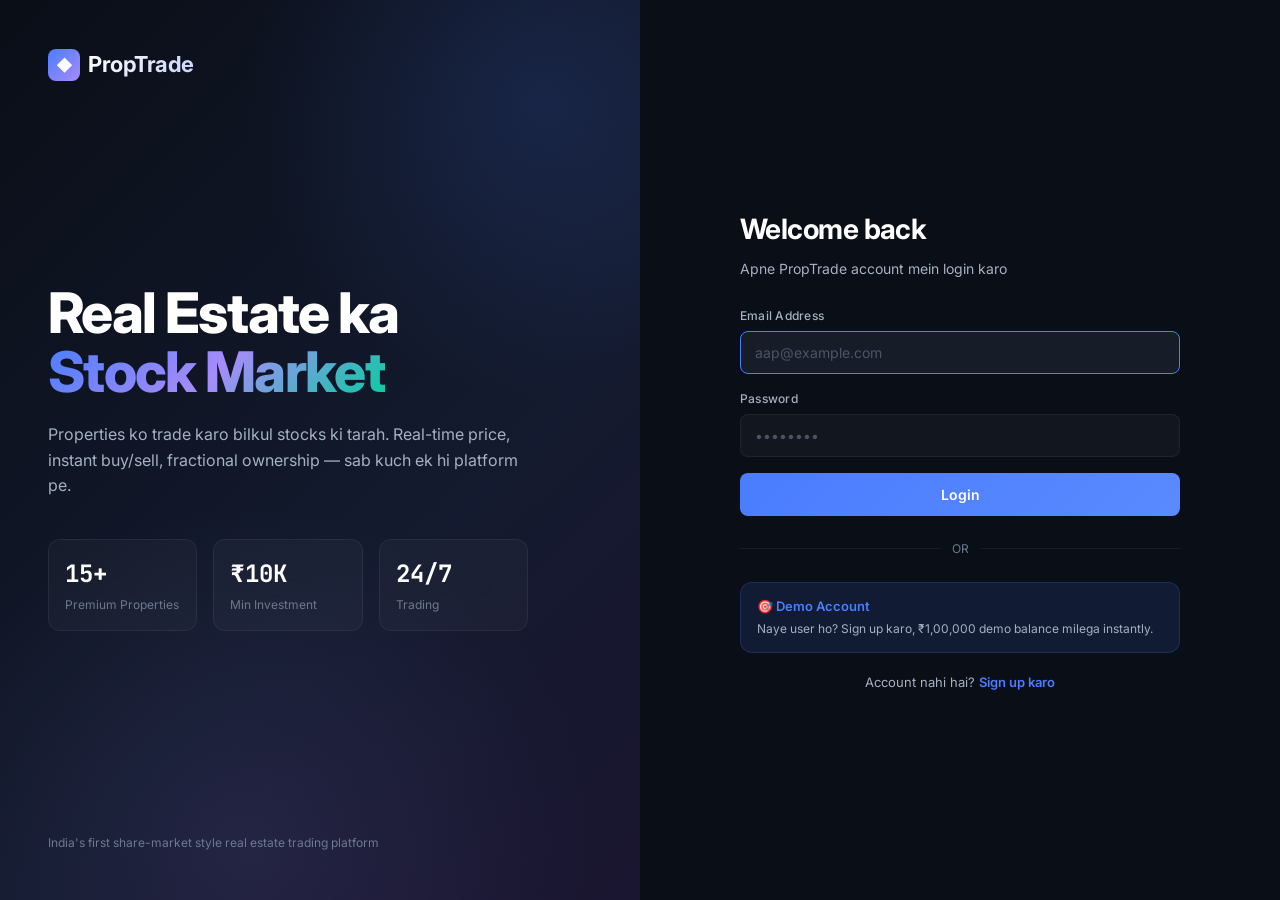
<file: index.html>
<!DOCTYPE html>
<html lang="en">
<head>
  <meta charset="UTF-8">
  <title>PropTrade</title>
  <meta http-equiv="refresh" content="0; url=login.html">
  <script>
    // Try go straight to market if logged in
    try {
      const sess = JSON.parse(localStorage.getItem('pt_session') || 'null');
      if (sess && sess.user_id) {
        location.replace('market.html');
      } else {
        location.replace('login.html');
      }
    } catch {
      location.replace('login.html');
    }
  </script>
</head>
<body>
  <p>Redirecting to <a href="login.html">PropTrade</a>...</p>
</body>
</html>
</file>
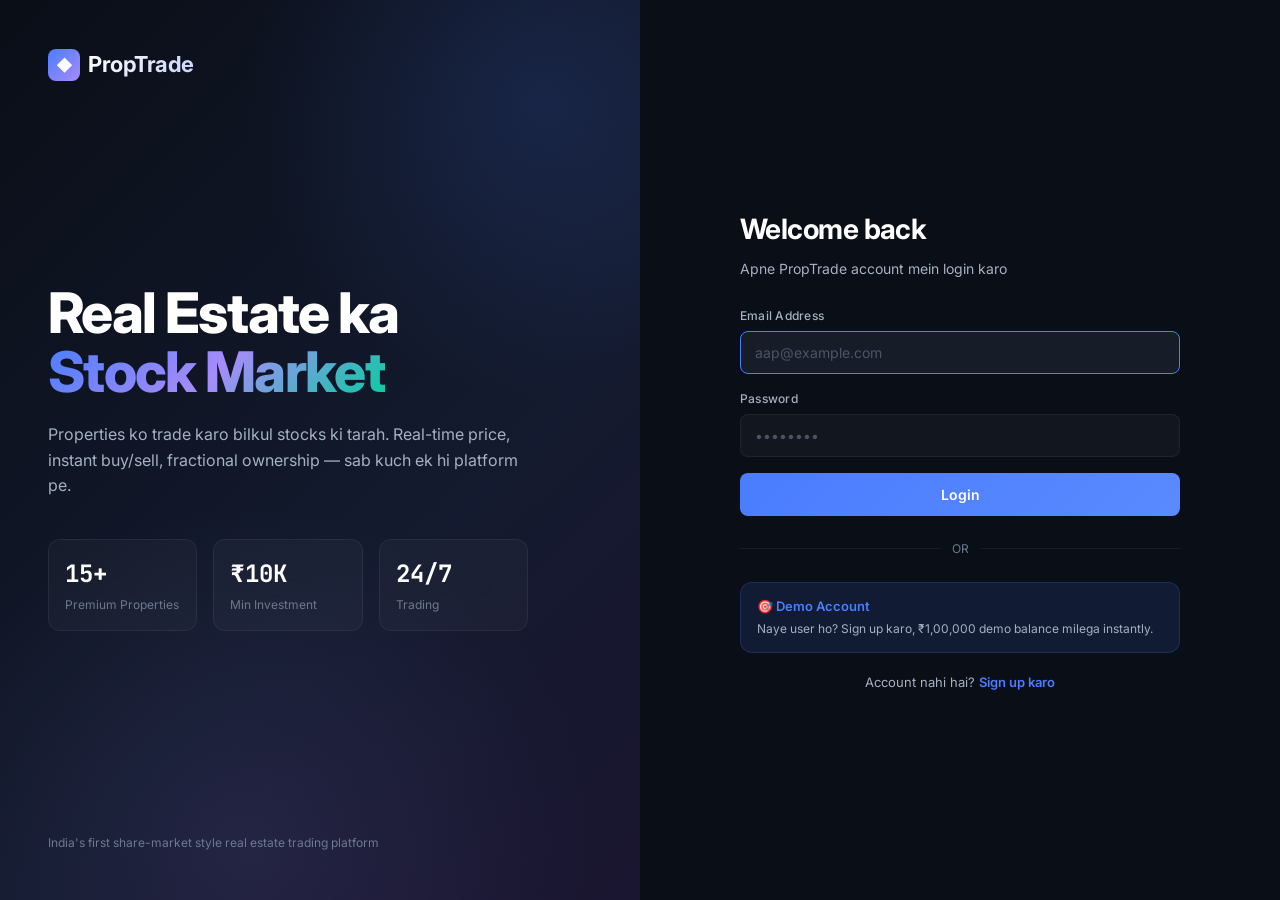
<file: login.html>
<!DOCTYPE html>
<html lang="en">
<head>
  <meta charset="UTF-8">
  <meta name="viewport" content="width=device-width, initial-scale=1.0">
  <title>Login — PropTrade</title>
  <link rel="stylesheet" href="css/style.css">
  <link href="https://fonts.googleapis.com/css2?family=Inter:wght@400;500;600;700;800&family=JetBrains+Mono:wght@400;500;600&display=swap" rel="stylesheet">
</head>
<body>
<main class="main" style="padding:0;max-width:none;">
  <div class="auth-page">
    <div class="auth-left">
      <a href="index.html" class="brand auth-brand">
        <span class="brand-logo">◆</span>
        <span class="brand-name">PropTrade</span>
      </a>

      <div class="auth-hero">
        <h1 class="auth-h1">Real Estate ka<br><span class="grad-text">Stock Market</span></h1>
        <p class="auth-sub">Properties ko trade karo bilkul stocks ki tarah. Real-time price, instant buy/sell, fractional ownership — sab kuch ek hi platform pe.</p>
        <div class="auth-stats">
          <div class="auth-stat"><div class="stat-num">15+</div><div class="stat-lbl">Premium Properties</div></div>
          <div class="auth-stat"><div class="stat-num">₹10K</div><div class="stat-lbl">Min Investment</div></div>
          <div class="auth-stat"><div class="stat-num">24/7</div><div class="stat-lbl">Trading</div></div>
        </div>
      </div>

      <div class="auth-foot">India's first share-market style real estate trading platform</div>
    </div>

    <div class="auth-right">
      <div class="auth-card">
        <h2 class="auth-title">Welcome back</h2>
        <p class="auth-desc">Apne PropTrade account mein login karo</p>

        <div id="flash"></div>

        <form id="loginForm" class="auth-form">
          <div class="form-group">
            <label>Email Address</label>
            <input type="email" name="email" required placeholder="aap@example.com" autofocus>
          </div>
          <div class="form-group">
            <label>Password</label>
            <input type="password" name="password" required placeholder="••••••••" minlength="6">
          </div>
          <button type="submit" class="btn-primary btn-full">Login</button>
        </form>

        <div class="auth-divider"><span>OR</span></div>

        <div class="demo-creds">
          <div class="demo-title">🎯 Demo Account</div>
          <div class="demo-text">Naye user ho? Sign up karo, ₹1,00,000 demo balance milega instantly.</div>
        </div>

        <p class="auth-switch">Account nahi hai? <a href="signup.html">Sign up karo</a></p>
      </div>
    </div>
  </div>
</main>

<script src="js/data.js"></script>
<script src="js/store.js"></script>
<script src="js/main.js"></script>
<script>
redirectIfAuthed();

document.getElementById('loginForm').addEventListener('submit', async (e) => {
  e.preventDefault();
  const fd = new FormData(e.target);
  const flash = document.getElementById('flash');
  flash.innerHTML = '';
  const result = await Store.login({
    email: fd.get('email'),
    password: fd.get('password'),
  });
  if (result.ok) {
    location.replace('market.html');
  } else {
    flash.innerHTML = `<div class="flash flash-error">${result.msg}</div>`;
  }
});
</script>
</body>
</html>
</file>
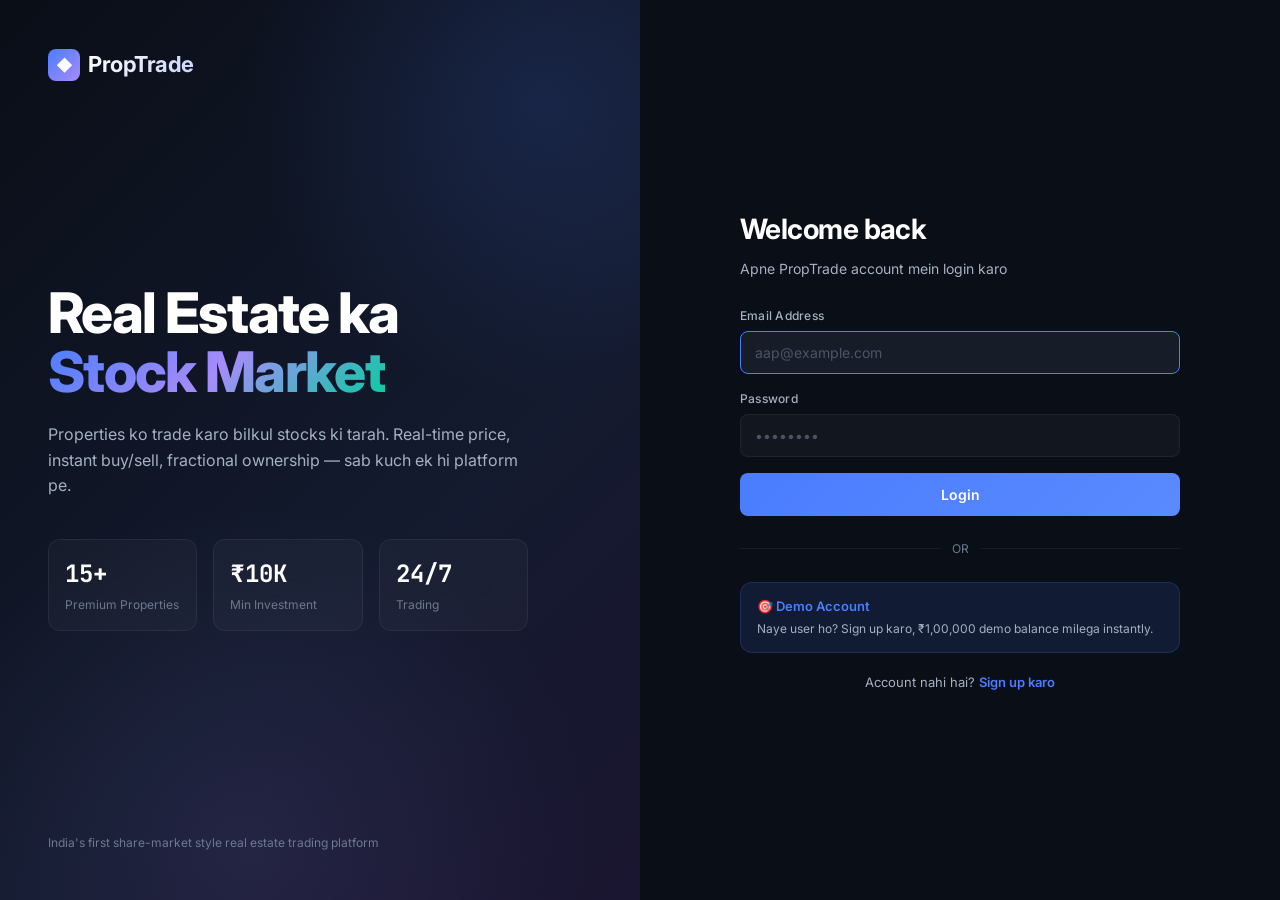
<file: market.html>
<!DOCTYPE html>
<html lang="en">
<head>
  <meta charset="UTF-8">
  <meta name="viewport" content="width=device-width, initial-scale=1.0">
  <title>Market — PropTrade</title>
  <link rel="stylesheet" href="css/style.css">
  <link href="https://fonts.googleapis.com/css2?family=Inter:wght@400;500;600;700;800&family=JetBrains+Mono:wght@400;500;600&display=swap" rel="stylesheet">
</head>
<body>
<div id="siteHeader"></div>

<main class="main">
  <section class="market-banner">
    <div class="market-banner-inner">
      <div class="banner-left">
        <h1 class="market-h1">Property Market <span class="live-badge"><span class="live-dot"></span> LIVE</span></h1>
        <p class="market-sub">India's first share-market style real estate trading. Buy/sell properties in real-time.</p>
      </div>
      <div class="banner-stats">
        <div class="bs-item"><div class="bs-label">Total Listed</div><div class="bs-value" id="statTotal">—</div></div>
        <div class="bs-item"><div class="bs-label">24h Volume</div><div class="bs-value">₹42.6 Cr</div></div>
        <div class="bs-item"><div class="bs-label">Active Traders</div><div class="bs-value">12,485</div></div>
      </div>
    </div>
  </section>

  <section class="movers-section">
    <div class="movers-grid" id="moversGrid"></div>
  </section>

  <section class="market-controls">
    <div class="search-wrap">
      <input type="text" id="searchInput" class="search-input" placeholder="Search by name, location, category...">
      <div id="searchResults" class="search-results"></div>
    </div>
    <div class="filter-tabs" id="filterTabs"></div>
    <select id="sortSelect" class="sort-select">
      <option value="default">Sort: Default</option>
      <option value="gainers">Top Gainers</option>
      <option value="losers">Top Losers</option>
      <option value="price_high">Price High to Low</option>
      <option value="price_low">Price Low to High</option>
    </select>
    <div class="view-toggle">
      <button class="vt-btn active" data-view="cards" title="Card view">
        <svg width="16" height="16" viewBox="0 0 24 24" fill="none" stroke="currentColor" stroke-width="2"><rect x="3" y="3" width="7" height="7" rx="1"/><rect x="14" y="3" width="7" height="7" rx="1"/><rect x="3" y="14" width="7" height="7" rx="1"/><rect x="14" y="14" width="7" height="7" rx="1"/></svg>
      </button>
      <button class="vt-btn" data-view="table" title="Table view">
        <svg width="16" height="16" viewBox="0 0 24 24" fill="none" stroke="currentColor" stroke-width="2"><line x1="3" y1="6" x2="21" y2="6"/><line x1="3" y1="12" x2="21" y2="12"/><line x1="3" y1="18" x2="21" y2="18"/></svg>
    </button>
    </div>
  </section>

  <section id="propCards" class="prop-cards-grid"></section>
  <section id="propTable" class="market-table-wrap" style="display:none;"></section>
</main>

<script src="js/data.js"></script>
<script src="js/store.js"></script>
<script src="js/main.js"></script>
<script>
const user = requireAuth();
if (user) {
  renderHeader('market');
  initSearch();

  // URL params for filter/sort
  const params = new URLSearchParams(location.search);
  let activeCat = params.get('cat') || 'all';
  let activeSort = params.get('sort') || 'default';

  // Filter tabs
  const cats = ['all','residential','commercial','land','fractional'];
  const labels = {all:'All',residential:'Residential',commercial:'Commercial',land:'Land',fractional:'Fractional'};
  document.getElementById('filterTabs').innerHTML = cats.map(c =>
    `<a href="?cat=${c}&sort=${activeSort}" class="ftab ${activeCat===c?'active':''}">${labels[c]}</a>`
  ).join('');

  // Sort select
  const sortSel = document.getElementById('sortSelect');
  sortSel.value = activeSort;
  sortSel.addEventListener('change', () => {
    location.search = `?cat=${activeCat}&sort=${sortSel.value}`;
  });

  // Filter properties
  let list = activeCat === 'all' ? [...PROPERTIES] : PROPERTIES.filter(p => p.category.toLowerCase() === activeCat);

  if (activeSort === 'gainers') list.sort((a,b)=>b.change_pct-a.change_pct);
  else if (activeSort === 'losers') list.sort((a,b)=>a.change_pct-b.change_pct);
  else if (activeSort === 'price_high') list.sort((a,b)=>b.price-a.price);
  else if (activeSort === 'price_low') list.sort((a,b)=>a.price-b.price);

  document.getElementById('statTotal').textContent = list.length;

  // Movers
  const topG = [...PROPERTIES].sort((a,b)=>b.change_pct-a.change_pct).slice(0,3);
  const topL = [...PROPERTIES].sort((a,b)=>a.change_pct-b.change_pct).slice(0,3);

  function moverRow(p, cls) {
    return `
      <a href="property.html?id=${p.id}" class="mover-row">
        <div class="mover-info">
          <div class="mover-symbol">${p.symbol}</div>
          <div class="mover-name">${p.name}</div>
        </div>
        <div class="mover-price">
          <div class="mp-value">${formatINR(p.price)}</div>
          <div class="mp-change ${cls}">${cls==='green'?'+':''}${p.change_pct.toFixed(2)}%</div>
        </div>
      </a>
    `;
  }

  document.getElementById('moversGrid').innerHTML = `
    <div class="movers-card">
      <div class="movers-head"><span class="movers-icon green">↑</span><span class="movers-title">Top Gainers</span></div>
      ${topG.map(p=>moverRow(p,'green')).join('')}
    </div>
    <div class="movers-card">
      <div class="movers-head"><span class="movers-icon red">↓</span><span class="movers-title">Top Losers</span></div>
      ${topL.map(p=>moverRow(p,'red')).join('')}
    </div>
    <div class="movers-card insight-card">
      <div class="movers-head"><span class="movers-icon yellow">★</span><span class="movers-title">Market Insight</span></div>
      <div class="insight-body">
        <p class="insight-text">Commercial properties in <strong>BKC & Cyber City</strong> are seeing 2.5%+ daily moves due to high institutional demand. Retail tokens at <strong>₹1,000-2,500</strong> remain most accessible for new investors.</p>
        <div class="insight-tags"><span class="tag">#Commercial</span><span class="tag">#Fractional</span><span class="tag">#Trending</span></div>
      </div>
    </div>
  `;

  const watchlist = Store.getWatchlist(user.id);

  // Cards
  const cardsHTML = list.map(p => {
    const isUp = p.change_pct >= 0;
    return `
    <article class="prop-card">
      <div class="pc-image cat-grad-${p.category.toLowerCase()}">
        <button class="star-btn pc-star ${watchlist.includes(p.id)?'active':''}" data-prop-id="${p.id}" onclick="event.preventDefault();event.stopPropagation();toggleWatchlistBtn(this,'${p.id}')">★</button>
        <span class="pc-cat">${p.category}</span>
        <div class="pc-img-content">
          <div class="pc-img-symbol">${p.symbol}</div>
          <div class="pc-img-change ${isUp?'green':'red'}">${isUp?'▲ +':'▼ '}${p.change_pct.toFixed(2)}%</div>
        </div>
      </div>
      <div class="pc-body">
        <h3 class="pc-name">${p.name}</h3>
        <div class="pc-loc">📍 ${p.location}</div>
        <div class="pc-stats-row">
          <div class="pc-stat"><div class="pc-stat-label">Price / Unit</div><div class="pc-stat-value">${formatINR(p.price,0)}</div></div>
          <div class="pc-stat"><div class="pc-stat-label">ROI</div><div class="pc-stat-value green">${p.roi}%</div></div>
          <div class="pc-stat"><div class="pc-stat-label">${p.bhk}</div><div class="pc-stat-value">${p.area} sqft</div></div>
        </div>
        <div class="pc-meta">
          <span class="pc-meta-item">📊 Vol ${p.volume}</span>
          <span class="pc-meta-item">🏛 ${p.status}</span>
        </div>
        <div class="pc-actions">
          <a href="property.html?id=${p.id}" class="pc-btn-trade">Trade Now</a>
          <a href="property.html?id=${p.id}" class="pc-btn-secondary">Details</a>
        </div>
      </div>
    </article>`;
  }).join('');

  document.getElementById('propCards').innerHTML = cardsHTML || `
    <div class="empty-state" style="grid-column:1/-1;">
      <div class="empty-icon">🔍</div>
      <h3>No properties found</h3>
      <p>Is category mein abhi koi listing nahi hai</p>
    </div>`;

  // Table
  document.getElementById('propTable').innerHTML = `
    <table class="market-table">
      <thead>
        <tr>
          <th class="col-star"></th>
          <th>Property / Location</th>
          <th class="num">Price (per unit)</th>
          <th class="num">24h Change</th>
          <th class="num hide-md">Volume</th>
          <th class="num hide-md">ROI</th>
          <th class="hide-sm">Category</th>
          <th class="num">Action</th>
        </tr>
      </thead>
      <tbody>
        ${list.map(p => {
          const isUp = p.change_pct >= 0;
          return `<tr class="market-row">
            <td class="col-star"><button class="star-btn ${watchlist.includes(p.id)?'active':''}" data-prop-id="${p.id}" onclick="toggleWatchlistBtn(this,'${p.id}')">★</button></td>
            <td><a href="property.html?id=${p.id}" class="prop-cell">
              <div class="prop-symbol">${p.symbol}</div>
              <div class="prop-text"><div class="prop-name">${p.name}</div><div class="prop-loc">${p.location}</div></div>
            </a></td>
            <td class="num"><div class="price-main">${formatINR(p.price)}</div><div class="price-sub">${p.area} sq ft</div></td>
            <td class="num">
              <div class="change-pill ${isUp?'green':'red'}"><span class="ch-arrow">${isUp?'▲':'▼'}</span><span>${isUp?'+':''}${p.change_pct.toFixed(2)}%</span></div>
              <div class="change-sub ${isUp?'green':'red'}">${isUp?'+':''}${formatINR(p.change)}</div>
            </td>
            <td class="num hide-md">${p.volume}</td>
            <td class="num hide-md"><span class="roi-pill">${p.roi}%</span></td>
            <td class="hide-sm"><span class="cat-tag cat-${p.category.toLowerCase()}">${p.category}</span></td>
            <td class="num"><a href="property.html?id=${p.id}" class="btn-trade">Trade</a></td>
          </tr>`;
        }).join('')}
      </tbody>
    </table>
    ${list.length === 0 ? '<div class="empty-state">No properties found in this category.</div>' : ''}
  `;

  initViewToggle();
}
</script>
</body>
</html>
</file>
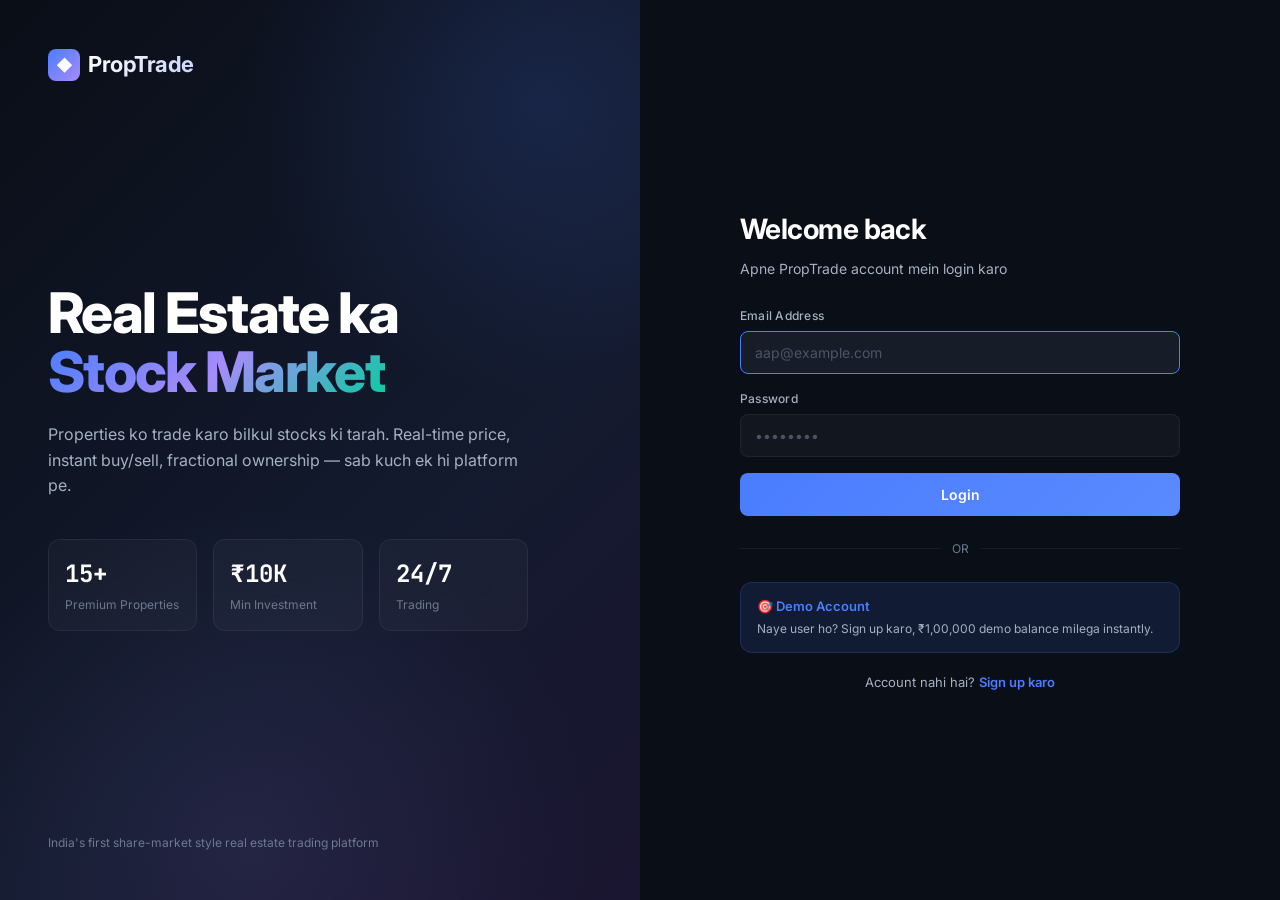
<file: orders.html>
<!DOCTYPE html>
<html lang="en">
<head>
  <meta charset="UTF-8">
  <meta name="viewport" content="width=device-width, initial-scale=1.0">
  <title>Orders — PropTrade</title>
  <link rel="stylesheet" href="css/style.css">
  <link href="https://fonts.googleapis.com/css2?family=Inter:wght@400;500;600;700;800&family=JetBrains+Mono:wght@400;500;600&display=swap" rel="stylesheet">
</head>
<body>
<div id="siteHeader"></div>
<main class="main">
  <div class="page-head">
    <h1 class="page-h1">Order History</h1>
    <p class="page-sub">Aapki saari buy/sell transactions</p>
  </div>
  <div id="ordersContent"></div>
</main>

<script src="js/data.js"></script>
<script src="js/store.js"></script>
<script src="js/main.js"></script>
<script>
const user = requireAuth();
if (user) {
  renderHeader('orders');
  const orders = Store.getOrders(user.id);
  document.getElementById('ordersContent').innerHTML = `
    <div class="card">
      <div class="card-head">
        <h3 class="card-title">All Orders</h3>
        <span class="card-sub">${orders.length} total</span>
      </div>
      ${orders.length === 0 ? `
        <div class="empty-state">
          <div class="empty-icon">📋</div>
          <h3>No orders yet</h3>
          <p>Apni first trade place karo</p>
          <a href="market.html" class="btn-primary">Start Trading</a>
        </div>
      ` : `
        <table class="market-table">
          <thead>
            <tr>
              <th>Date & Time</th><th>Property</th><th>Side</th><th>Type</th>
              <th class="num">Units</th><th class="num">Price</th><th class="num">Total</th><th>Status</th>
            </tr>
          </thead>
          <tbody>
            ${orders.map(o => {
              const p = findProperty(o.property_id);
              return `<tr class="market-row">
                <td><div class="date-cell">${o.created_at.slice(0,10)}</div><div class="time-cell">${o.created_at.slice(11,16)}</div></td>
                <td>${p ? `<a href="property.html?id=${p.id}" class="prop-cell">
                  <div class="prop-symbol">${p.symbol}</div>
                  <div class="prop-text"><div class="prop-name">${p.name}</div><div class="prop-loc">${p.location}</div></div>
                </a>` : o.property_id}</td>
                <td><span class="side-pill ${o.side==='BUY'?'green':'red'}">${o.side}</span></td>
                <td><span class="type-pill">${o.order_type}</span></td>
                <td class="num">${o.units.toFixed(2)}</td>
                <td class="num">${formatINR(o.price)}</td>
                <td class="num"><strong>${formatINR(o.total)}</strong></td>
                <td><span class="status-pill executed">${o.status}</span></td>
              </tr>`;
            }).join('')}
          </tbody>
        </table>
      `}
    </div>
  `;
}
</script>
</body>
</html>
</file>
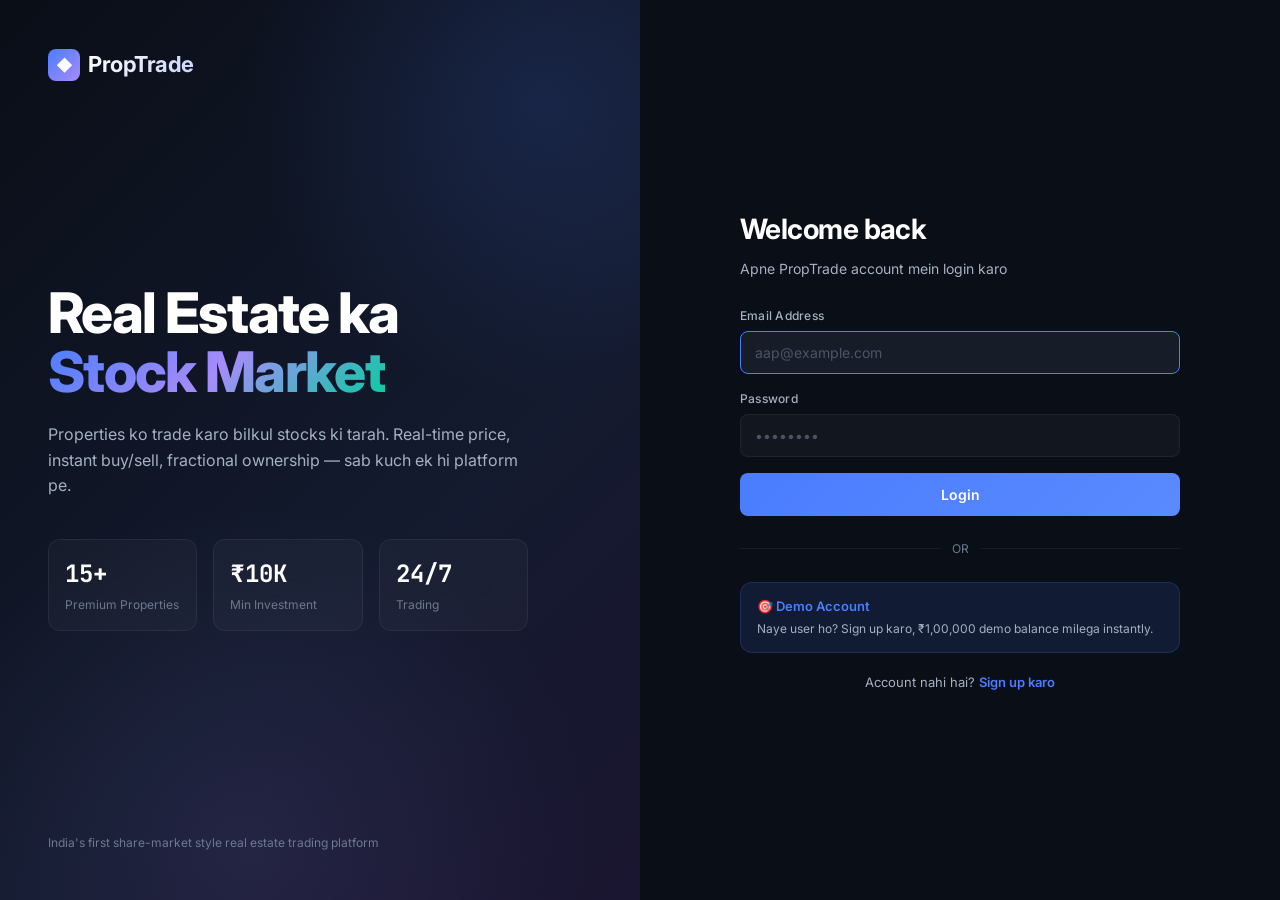
<file: portfolio.html>
<!DOCTYPE html>
<html lang="en">
<head>
  <meta charset="UTF-8">
  <meta name="viewport" content="width=device-width, initial-scale=1.0">
  <title>Portfolio — PropTrade</title>
  <link rel="stylesheet" href="css/style.css">
  <link href="https://fonts.googleapis.com/css2?family=Inter:wght@400;500;600;700;800&family=JetBrains+Mono:wght@400;500;600&display=swap" rel="stylesheet">
</head>
<body>
<div id="siteHeader"></div>

<main class="main">
  <div class="page-head">
    <h1 class="page-h1">My Portfolio</h1>
    <p class="page-sub">Aapki saari investments aur live P&L</p>
  </div>
  <div id="portContent"></div>
</main>

<script src="js/data.js"></script>
<script src="js/store.js"></script>
<script src="js/main.js"></script>
<script>
const user = requireAuth();
if (user) {
  renderHeader('portfolio');

  const holdingsRaw = Store.getHoldings(user.id);
  let totalInvested = 0, totalCurrent = 0;
  const holdings = holdingsRaw.map(h => {
    const prop = findProperty(h.property_id);
    if (!prop) return null;
    const invested = h.avg_buy_price * h.units;
    const current = prop.price * h.units;
    const pnl = current - invested;
    const pnl_pct = invested > 0 ? (pnl / invested * 100) : 0;
    totalInvested += invested;
    totalCurrent += current;
    return { prop, units: h.units, avg_price: h.avg_buy_price, invested, current_value: current, pnl, pnl_pct };
  }).filter(Boolean);

  const totalPnl = totalCurrent - totalInvested;
  const totalPnlPct = totalInvested > 0 ? (totalPnl / totalInvested * 100) : 0;

  document.getElementById('portContent').innerHTML = `
    <div class="port-summary">
      <div class="ps-card primary-card">
        <div class="ps-label">Current Value</div>
        <div class="ps-value">${formatINR(totalCurrent)}</div>
        <div class="ps-sub">Total invested: ${formatINR(totalInvested)}</div>
      </div>
      <div class="ps-card">
        <div class="ps-label">Total P&L</div>
        <div class="ps-value ${totalPnl>=0?'green':'red'}">${totalPnl>=0?'+':''}${formatINR(totalPnl)}</div>
        <div class="ps-sub ${totalPnl>=0?'green':'red'}">${totalPnl>=0?'+':''}${totalPnlPct.toFixed(2)}% overall return</div>
      </div>
      <div class="ps-card">
        <div class="ps-label">Holdings</div>
        <div class="ps-value">${holdings.length}</div>
        <div class="ps-sub">Properties in portfolio</div>
      </div>
      <div class="ps-card">
        <div class="ps-label">Available Balance</div>
        <div class="ps-value">${formatINR(user.wallet_balance)}</div>
        <div class="ps-sub"><a href="wallet.html" class="link">Manage wallet →</a></div>
      </div>
    </div>

    <div class="card">
      <div class="card-head">
        <h3 class="card-title">My Holdings</h3>
        <span class="card-sub">${holdings.length} ${holdings.length === 1 ? 'property' : 'properties'}</span>
      </div>
      ${holdings.length === 0 ? `
        <div class="empty-state">
          <div class="empty-icon">📊</div>
          <h3>No holdings yet</h3>
          <p>Apni first property buy karo aur portfolio start karo</p>
          <a href="market.html" class="btn-primary">Browse Market</a>
        </div>
      ` : `
        <table class="market-table">
          <thead>
            <tr>
              <th>Property</th>
              <th class="num">Units</th>
              <th class="num">Avg Price</th>
              <th class="num">LTP</th>
              <th class="num hide-md">Invested</th>
              <th class="num">Current Value</th>
              <th class="num">P&L</th>
              <th class="num">Action</th>
            </tr>
          </thead>
          <tbody>
            ${holdings.map(h => `
              <tr class="market-row">
                <td><a href="property.html?id=${h.prop.id}" class="prop-cell">
                  <div class="prop-symbol">${h.prop.symbol}</div>
                  <div class="prop-text"><div class="prop-name">${h.prop.name}</div><div class="prop-loc">${h.prop.location}</div></div>
                </a></td>
                <td class="num">${h.units.toFixed(2)}</td>
                <td class="num">${formatINR(h.avg_price)}</td>
                <td class="num">${formatINR(h.prop.price)}</td>
                <td class="num hide-md">${formatINR(h.invested)}</td>
                <td class="num"><strong>${formatINR(h.current_value)}</strong></td>
                <td class="num">
                  <div class="change-pill ${h.pnl>=0?'green':'red'}">${h.pnl>=0?'+':''}${formatINR(h.pnl)}</div>
                  <div class="change-sub ${h.pnl>=0?'green':'red'}">${h.pnl>=0?'+':''}${h.pnl_pct.toFixed(2)}%</div>
                </td>
                <td class="num"><a href="property.html?id=${h.prop.id}" class="btn-trade">Trade</a></td>
              </tr>
            `).join('')}
          </tbody>
        </table>
      `}
    </div>
  `;
}
</script>
</body>
</html>
</file>
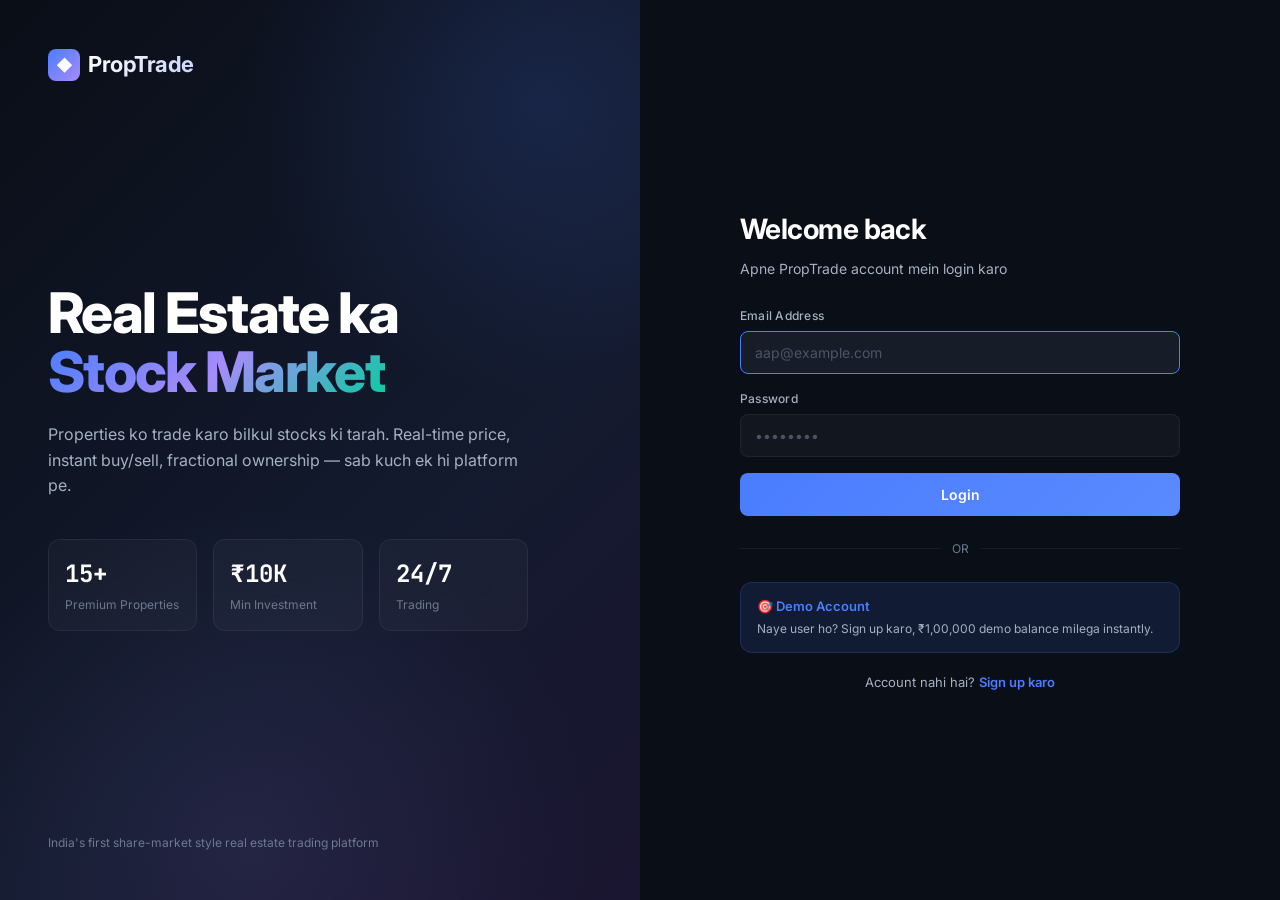
<file: profile.html>
<!DOCTYPE html>
<html lang="en">
<head>
  <meta charset="UTF-8">
  <meta name="viewport" content="width=device-width, initial-scale=1.0">
  <title>Profile — PropTrade</title>
  <link rel="stylesheet" href="css/style.css">
  <link href="https://fonts.googleapis.com/css2?family=Inter:wght@400;500;600;700;800&family=JetBrains+Mono:wght@400;500;600&display=swap" rel="stylesheet">
</head>
<body>
<div id="siteHeader"></div>
<main class="main">
  <div class="page-head">
    <h1 class="page-h1">My Profile</h1>
    <p class="page-sub">Account aur KYC details</p>
  </div>
  <div id="profileContent"></div>
</main>

<script src="js/data.js"></script>
<script src="js/store.js"></script>
<script src="js/main.js"></script>
<script>
const user = requireAuth();
if (user) {
  renderHeader('market');
  const orderCount = Store.getOrders(user.id).length;
  const holdingCount = Store.getHoldings(user.id).length;

  document.getElementById('profileContent').innerHTML = `
    <div class="profile-grid">
      <div class="card profile-card">
        <div class="profile-avatar-lg">${user.full_name[0].toUpperCase()}</div>
        <div class="profile-name">${escapeHTML(user.full_name)}</div>
        <div class="profile-email">${escapeHTML(user.email)}</div>
        <div class="profile-phone">📱 ${escapeHTML(user.phone)}</div>
        <div class="kyc-status">
          <span class="kyc-label">KYC Status</span>
          <span class="kyc-pill ${user.kyc_status === 'VERIFIED' ? 'verified' : 'pending'}">
            ${user.kyc_status === 'VERIFIED' ? '✓ Verified' : '⏱ Pending (Demo)'}
          </span>
        </div>
      </div>

      <div class="profile-stats">
        <div class="ps-card"><div class="ps-label">Total Orders</div><div class="ps-value">${orderCount}</div></div>
        <div class="ps-card"><div class="ps-label">Active Holdings</div><div class="ps-value">${holdingCount}</div></div>
        <div class="ps-card"><div class="ps-label">Wallet Balance</div><div class="ps-value">${formatINR(user.wallet_balance)}</div></div>
        <div class="ps-card"><div class="ps-label">Member Since</div><div class="ps-value">${user.created_at.slice(0,10)}</div></div>
      </div>
    </div>

    <div class="card">
      <div class="card-head"><h3 class="card-title">Account Information</h3></div>
      <div class="card-body info-list">
        <div class="info-row"><div class="info-label">Full Name</div><div class="info-value">${escapeHTML(user.full_name)}</div></div>
        <div class="info-row"><div class="info-label">Email Address</div><div class="info-value">${escapeHTML(user.email)}</div></div>
        <div class="info-row"><div class="info-label">Phone Number</div><div class="info-value">${escapeHTML(user.phone)}</div></div>
        <div class="info-row"><div class="info-label">PAN Number</div><div class="info-value">${user.pan || 'Not provided (Demo)'}</div></div>
        <div class="info-row"><div class="info-label">KYC Status</div><div class="info-value">${user.kyc_status}</div></div>
        <div class="info-row"><div class="info-label">Account Type</div><div class="info-value">Demo Account</div></div>
      </div>
    </div>

    <div class="card">
      <div class="card-head"><h3 class="card-title">Security</h3></div>
      <div class="card-body">
        <div class="info-row">
          <div><div class="info-label">Password</div><div class="info-value">••••••••</div></div>
          <button class="btn-secondary" onclick="alert('Password change feature aane wala hai (Milestone 2)')">Change</button>
        </div>
        <div class="info-row">
          <div><div class="info-label">Two-Factor Authentication</div><div class="info-value">Disabled</div></div>
          <button class="btn-secondary" onclick="alert('2FA setup feature aane wala hai (Milestone 2)')">Enable</button>
        </div>
      </div>
    </div>
  `;
}
</script>
</body>
</html>
</file>
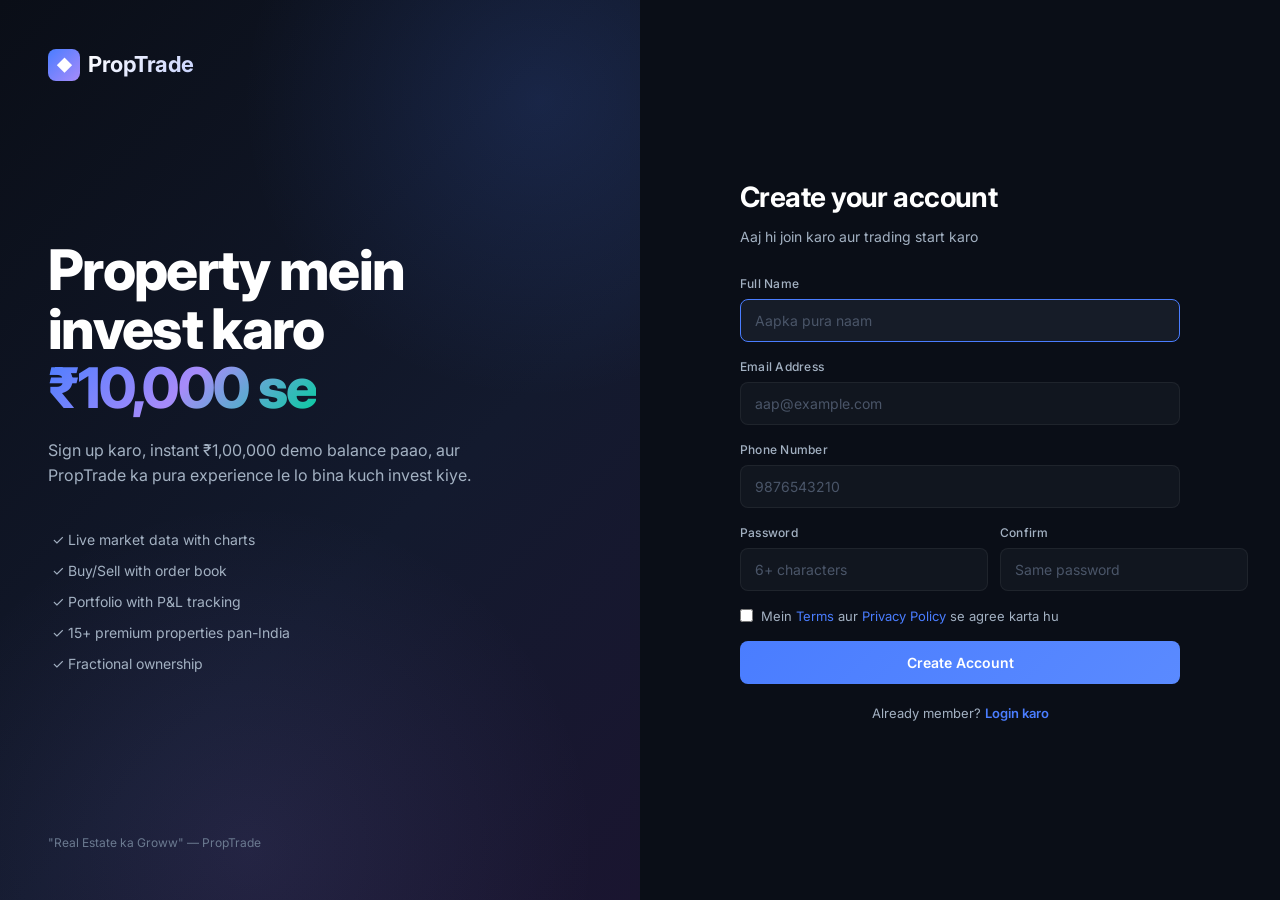
<file: signup.html>
<!DOCTYPE html>
<html lang="en">
<head>
  <meta charset="UTF-8">
  <meta name="viewport" content="width=device-width, initial-scale=1.0">
  <title>Sign Up — PropTrade</title>
  <link rel="stylesheet" href="css/style.css">
  <link href="https://fonts.googleapis.com/css2?family=Inter:wght@400;500;600;700;800&family=JetBrains+Mono:wght@400;500;600&display=swap" rel="stylesheet">
</head>
<body>
<main class="main" style="padding:0;max-width:none;">
  <div class="auth-page">
    <div class="auth-left">
      <a href="index.html" class="brand auth-brand">
        <span class="brand-logo">◆</span>
        <span class="brand-name">PropTrade</span>
      </a>

      <div class="auth-hero">
        <h1 class="auth-h1">Property mein invest karo<br><span class="grad-text">₹10,000 se</span></h1>
        <p class="auth-sub">Sign up karo, instant ₹1,00,000 demo balance paao, aur PropTrade ka pura experience le lo bina kuch invest kiye.</p>
        <ul class="auth-features">
          <li>✓ Live market data with charts</li>
          <li>✓ Buy/Sell with order book</li>
          <li>✓ Portfolio with P&L tracking</li>
          <li>✓ 15+ premium properties pan-India</li>
          <li>✓ Fractional ownership</li>
        </ul>
      </div>

      <div class="auth-foot">"Real Estate ka Groww" — PropTrade</div>
    </div>

    <div class="auth-right">
      <div class="auth-card">
        <h2 class="auth-title">Create your account</h2>
        <p class="auth-desc">Aaj hi join karo aur trading start karo</p>

        <div id="flash"></div>

        <form id="signupForm" class="auth-form">
          <div class="form-group">
            <label>Full Name</label>
            <input type="text" name="full_name" required placeholder="Aapka pura naam" autofocus>
          </div>
          <div class="form-group">
            <label>Email Address</label>
            <input type="email" name="email" required placeholder="aap@example.com">
          </div>
          <div class="form-group">
            <label>Phone Number</label>
            <input type="tel" name="phone" required placeholder="9876543210" pattern="[0-9]{10}">
          </div>
          <div class="form-row">
            <div class="form-group">
              <label>Password</label>
              <input type="password" name="password" required placeholder="6+ characters" minlength="6">
            </div>
            <div class="form-group">
              <label>Confirm</label>
              <input type="password" name="confirm_password" required placeholder="Same password" minlength="6">
            </div>
          </div>
          <div class="check-row">
            <input type="checkbox" id="tos" required>
            <label for="tos">Mein <a href="#" onclick="return false">Terms</a> aur <a href="#" onclick="return false">Privacy Policy</a> se agree karta hu</label>
          </div>
          <button type="submit" class="btn-primary btn-full">Create Account</button>
        </form>

        <p class="auth-switch">Already member? <a href="login.html">Login karo</a></p>
      </div>
    </div>
  </div>
</main>

<script src="js/data.js"></script>
<script src="js/store.js"></script>
<script src="js/main.js"></script>
<script>
redirectIfAuthed();

document.getElementById('signupForm').addEventListener('submit', async (e) => {
  e.preventDefault();
  const fd = new FormData(e.target);
  const flash = document.getElementById('flash');
  flash.innerHTML = '';
  const password = fd.get('password');
  const confirm = fd.get('confirm_password');
  if (password !== confirm) {
    flash.innerHTML = `<div class="flash flash-error">Password match nahi ho raha</div>`;
    return;
  }
  const result = await Store.signup({
    full_name: fd.get('full_name'),
    email: fd.get('email'),
    phone: fd.get('phone'),
    password,
  });
  if (result.ok) {
    location.replace('market.html');
  } else {
    flash.innerHTML = `<div class="flash flash-error">${result.msg}</div>`;
  }
});
</script>
</body>
</html>
</file>
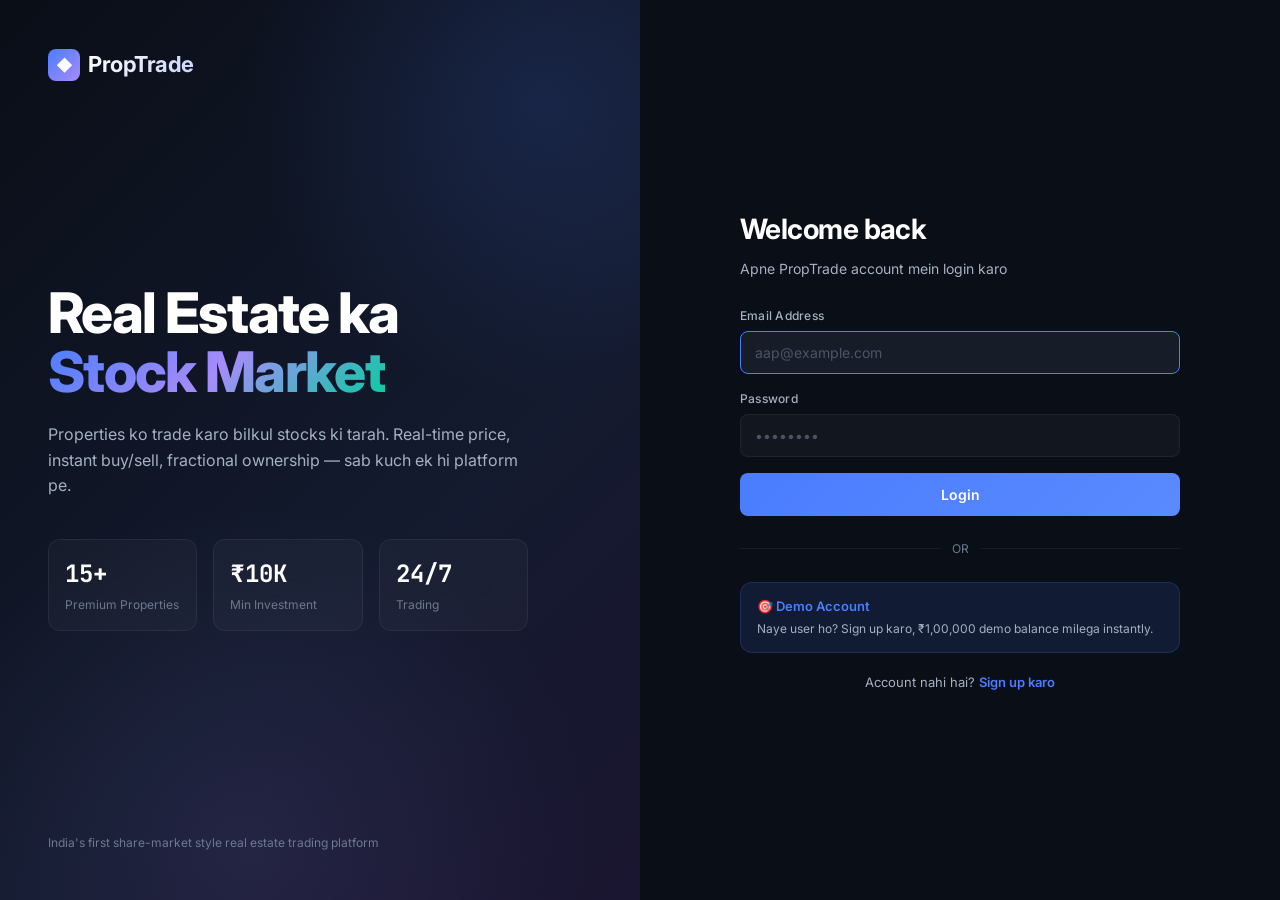
<file: wallet.html>
<!DOCTYPE html>
<html lang="en">
<head>
  <meta charset="UTF-8">
  <meta name="viewport" content="width=device-width, initial-scale=1.0">
  <title>Wallet — PropTrade</title>
  <link rel="stylesheet" href="css/style.css">
  <link href="https://fonts.googleapis.com/css2?family=Inter:wght@400;500;600;700;800&family=JetBrains+Mono:wght@400;500;600&display=swap" rel="stylesheet">
</head>
<body>
<div id="siteHeader"></div>
<main class="main">
  <div class="page-head">
    <h1 class="page-h1">Wallet</h1>
    <p class="page-sub">Funds add/withdraw karo aur transactions track karo</p>
  </div>
  <div id="walletContent"></div>
</main>

<script src="js/data.js"></script>
<script src="js/store.js"></script>
<script src="js/main.js"></script>
<script>
const user = requireAuth();
if (user) {
  renderHeader('wallet');
  render();
}

function render() {
  const u = Store.getCurrentUser();
  const txns = Store.getTxns(u.id).slice(0, 30);

  document.getElementById('walletContent').innerHTML = `
    <div class="wallet-grid">
      <div class="wallet-balance-card">
        <div class="wb-label">Available Balance</div>
        <div class="wb-amount">${formatINR(u.wallet_balance)}</div>
        <div class="wb-meta"><span>Last updated: just now</span></div>
      </div>

      <div class="card wallet-action-card">
        <div class="card-head">
          <h3 class="card-title">Add / Withdraw Funds</h3>
          <span class="card-sub">Demo mode — instant credit</span>
        </div>
        <div class="card-body">
          <div class="wa-tabs">
            <button class="wa-tab active" data-action="deposit">Deposit</button>
            <button class="wa-tab" data-action="withdraw">Withdraw</button>
          </div>
          <form id="walletForm" class="auth-form">
            <div class="form-group">
              <label>Amount (₹)</label>
              <input type="number" name="amount" placeholder="10000" min="1" step="0.01" required>
            </div>
            <div class="quick-amounts">
              <button type="button" class="qa-btn" onclick="setAmount(1000)">₹1,000</button>
              <button type="button" class="qa-btn" onclick="setAmount(10000)">₹10,000</button>
              <button type="button" class="qa-btn" onclick="setAmount(50000)">₹50,000</button>
              <button type="button" class="qa-btn" onclick="setAmount(100000)">₹1 Lakh</button>
            </div>
            <div class="payment-methods">
              <div class="pm-label">Payment Method</div>
              <div class="pm-grid">
                <label class="pm-option active"><input type="radio" name="pm" checked><span class="pm-icon">UPI</span><span class="pm-name">UPI / GPay</span></label>
                <label class="pm-option"><input type="radio" name="pm"><span class="pm-icon">NB</span><span class="pm-name">Net Banking</span></label>
                <label class="pm-option"><input type="radio" name="pm"><span class="pm-icon">CC</span><span class="pm-name">Card</span></label>
              </div>
            </div>
            <button type="submit" class="btn-primary btn-full" id="submitBtn">Deposit Funds</button>
          </form>
        </div>
      </div>
    </div>

    <div class="card">
      <div class="card-head">
        <h3 class="card-title">Recent Transactions</h3>
        <span class="card-sub">Last 30 entries</span>
      </div>
      ${txns.length === 0 ? `
        <div class="empty-state"><div class="empty-icon">💳</div><h3>No transactions yet</h3></div>
      ` : `
        <table class="market-table">
          <thead><tr><th>Date</th><th>Description</th><th>Type</th><th class="num">Amount</th></tr></thead>
          <tbody>
            ${txns.map(t => `
              <tr class="market-row">
                <td><div class="date-cell">${t.created_at.slice(0,10)}</div><div class="time-cell">${t.created_at.slice(11,16)}</div></td>
                <td>${escapeHTML(t.description)}</td>
                <td><span class="side-pill ${t.txn_type==='CREDIT'?'green':'red'}">${t.txn_type}</span></td>
                <td class="num"><strong class="${t.txn_type==='CREDIT'?'green':'red'}">${t.txn_type==='CREDIT'?'+':'-'}${formatINR(t.amount)}</strong></td>
              </tr>
            `).join('')}
          </tbody>
        </table>
      `}
    </div>
  `;

  let action = 'deposit';
  document.querySelectorAll('.wa-tab').forEach(tab => {
    tab.addEventListener('click', () => {
      document.querySelectorAll('.wa-tab').forEach(t => t.classList.remove('active'));
      tab.classList.add('active');
      action = tab.dataset.action;
      document.getElementById('submitBtn').textContent = action === 'deposit' ? 'Deposit Funds' : 'Withdraw Funds';
    });
  });

  document.querySelectorAll('.pm-option').forEach(opt => {
    opt.addEventListener('click', () => {
      document.querySelectorAll('.pm-option').forEach(o => o.classList.remove('active'));
      opt.classList.add('active');
    });
  });

  document.getElementById('walletForm').addEventListener('submit', (e) => {
    e.preventDefault();
    const amount = parseFloat(new FormData(e.target).get('amount'));
    const result = action === 'deposit' ? Store.deposit(u.id, amount) : Store.withdraw(u.id, amount);
    if (result.ok) {
      toast(result.msg, 'success');
      setTimeout(() => location.reload(), 800);
    } else {
      toast(result.msg, 'error');
    }
  });
}

function setAmount(amt) {
  document.querySelector('input[name="amount"]').value = amt;
}
</script>
</body>
</html>
</file>
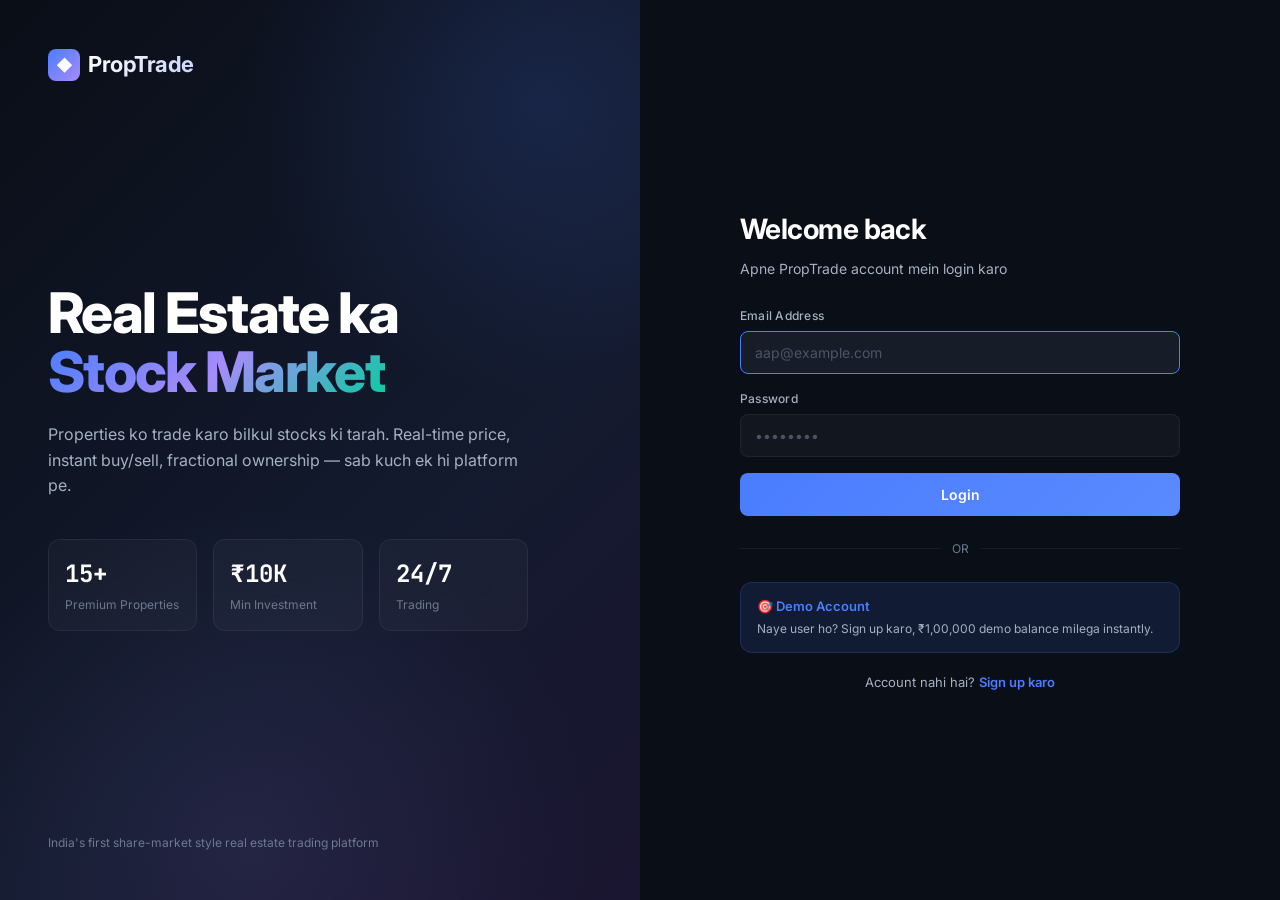
<file: watchlist.html>
<!DOCTYPE html>
<html lang="en">
<head>
  <meta charset="UTF-8">
  <meta name="viewport" content="width=device-width, initial-scale=1.0">
  <title>Watchlist — PropTrade</title>
  <link rel="stylesheet" href="css/style.css">
  <link href="https://fonts.googleapis.com/css2?family=Inter:wght@400;500;600;700;800&family=JetBrains+Mono:wght@400;500;600&display=swap" rel="stylesheet">
</head>
<body>
<div id="siteHeader"></div>
<main class="main">
  <div class="page-head">
    <h1 class="page-h1">My Watchlist</h1>
    <p class="page-sub">Tracked properties with live price movement</p>
  </div>
  <div id="wlContent"></div>
</main>

<script src="js/data.js"></script>
<script src="js/store.js"></script>
<script src="js/main.js"></script>
<script>
const user = requireAuth();
if (user) {
  renderHeader('watchlist');
  const ids = Store.getWatchlist(user.id);
  const properties = PROPERTIES.filter(p => ids.includes(p.id));

  document.getElementById('wlContent').innerHTML = `
    <div class="card">
      <div class="card-head">
        <h3 class="card-title">Watching</h3>
        <span class="card-sub">${properties.length} ${properties.length === 1 ? 'property' : 'properties'}</span>
      </div>
      ${properties.length === 0 ? `
        <div class="empty-state">
          <div class="empty-icon">⭐</div>
          <h3>Watchlist is empty</h3>
          <p>Properties ko star karo market screen pe taaki yahan track kar sako</p>
          <a href="market.html" class="btn-primary">Browse Market</a>
        </div>
      ` : `
        <table class="market-table">
          <thead>
            <tr>
              <th class="col-star"></th>
              <th>Property / Location</th>
              <th class="num">Price</th>
              <th class="num">24h Change</th>
              <th class="hide-sm">Category</th>
              <th class="num">Action</th>
            </tr>
          </thead>
          <tbody>
            ${properties.map(p => `
              <tr class="market-row">
                <td class="col-star"><button class="star-btn active" data-prop-id="${p.id}" onclick="toggleWatchlistBtn(this,'${p.id}'); setTimeout(()=>location.reload(),500)">★</button></td>
                <td><a href="property.html?id=${p.id}" class="prop-cell">
                  <div class="prop-symbol">${p.symbol}</div>
                  <div class="prop-text"><div class="prop-name">${p.name}</div><div class="prop-loc">${p.location}</div></div>
                </a></td>
                <td class="num"><div class="price-main">${formatINR(p.price)}</div></td>
                <td class="num"><div class="change-pill ${p.change_pct>=0?'green':'red'}">${p.change_pct>=0?'▲ +':'▼ '}${p.change_pct.toFixed(2)}%</div></td>
                <td class="hide-sm"><span class="cat-tag cat-${p.category.toLowerCase()}">${p.category}</span></td>
                <td class="num"><a href="property.html?id=${p.id}" class="btn-trade">Trade</a></td>
              </tr>
            `).join('')}
          </tbody>
        </table>
      `}
    </div>
  `;
}
</script>
</body>
</html>
</file>
<file: css/style.css>
/* ==========================================================
   PropTrade — Stylesheet
   CoinDCX-inspired dark theme, fintech-grade UI
   ========================================================== */

:root {
    /* Primary palette */
    --bg-primary: #0a0e17;
    --bg-secondary: #11161f;
    --bg-tertiary: #161c28;
    --bg-card: #131a25;
    --bg-elevated: #1a2230;
    --bg-hover: #1e2738;

    --border: rgba(255, 255, 255, 0.06);
    --border-strong: rgba(255, 255, 255, 0.12);

    --text-primary: #ffffff;
    --text-secondary: #a3b1c2;
    --text-muted: #6b7a90;
    --text-subtle: #4a5568;

    /* Accents */
    --accent: #4a7dff;
    --accent-hover: #5a8aff;
    --accent-soft: rgba(74, 125, 255, 0.12);

    --green: #00d09c;
    --green-soft: rgba(0, 208, 156, 0.12);
    --green-dark: #008f6a;

    --red: #ff4d6d;
    --red-soft: rgba(255, 77, 109, 0.12);
    --red-dark: #c8324f;

    --yellow: #ffb84d;
    --yellow-soft: rgba(255, 184, 77, 0.12);

    --purple: #a78bfa;

    /* Typography */
    --font-sans: 'Inter', -apple-system, BlinkMacSystemFont, sans-serif;
    --font-mono: 'JetBrains Mono', 'SF Mono', Monaco, monospace;

    /* Layout */
    --radius: 12px;
    --radius-sm: 8px;
    --radius-lg: 18px;

    --shadow-sm: 0 1px 2px rgba(0, 0, 0, 0.3);
    --shadow-md: 0 4px 12px rgba(0, 0, 0, 0.4);
    --shadow-lg: 0 8px 32px rgba(0, 0, 0, 0.5);

    --topbar-h: 64px;
}

* {
    box-sizing: border-box;
    margin: 0;
    padding: 0;
}

html, body {
    height: 100%;
}

body {
    font-family: var(--font-sans);
    background: var(--bg-primary);
    color: var(--text-primary);
    font-size: 14px;
    line-height: 1.5;
    -webkit-font-smoothing: antialiased;
    -moz-osx-font-smoothing: grayscale;
}

a {
    color: inherit;
    text-decoration: none;
}

button {
    font-family: inherit;
    cursor: pointer;
    border: none;
    background: none;
    color: inherit;
    font-size: 14px;
}

input, select {
    font-family: inherit;
}

.green { color: var(--green) !important; }
.red { color: var(--red) !important; }
.yellow { color: var(--yellow) !important; }

/* ==========================================================
   TOPBAR
   ========================================================== */
.topbar {
    background: rgba(10, 14, 23, 0.85);
    backdrop-filter: blur(20px);
    -webkit-backdrop-filter: blur(20px);
    border-bottom: 1px solid var(--border);
    height: var(--topbar-h);
    position: sticky;
    top: 0;
    z-index: 100;
}

.topbar-inner {
    max-width: 1480px;
    margin: 0 auto;
    height: 100%;
    padding: 0 24px;
    display: flex;
    align-items: center;
    gap: 32px;
}

.brand {
    display: flex;
    align-items: center;
    gap: 8px;
    font-weight: 700;
    font-size: 18px;
    color: var(--text-primary);
    flex-shrink: 0;
}

.brand-logo {
    width: 32px;
    height: 32px;
    display: inline-flex;
    align-items: center;
    justify-content: center;
    background: linear-gradient(135deg, var(--accent) 0%, var(--purple) 100%);
    border-radius: 8px;
    font-size: 16px;
    color: white;
    font-weight: 700;
}

.brand-name {
    background: linear-gradient(135deg, #fff 0%, #c7d2fe 100%);
    -webkit-background-clip: text;
    background-clip: text;
    -webkit-text-fill-color: transparent;
    letter-spacing: -0.02em;
}

.brand-tag {
    font-size: 10px;
    font-weight: 600;
    padding: 2px 7px;
    background: var(--yellow-soft);
    color: var(--yellow);
    border-radius: 4px;
    letter-spacing: 0.05em;
}

.topnav {
    display: flex;
    gap: 4px;
    flex: 1;
}

.navlink {
    padding: 8px 16px;
    border-radius: var(--radius-sm);
    color: var(--text-secondary);
    font-weight: 500;
    font-size: 14px;
    transition: all 0.15s;
}

.navlink:hover {
    color: var(--text-primary);
    background: var(--bg-hover);
}

.navlink.active {
    color: var(--text-primary);
    background: var(--bg-elevated);
}

.topbar-right {
    display: flex;
    align-items: center;
    gap: 16px;
}

.balance-pill {
    display: flex;
    flex-direction: column;
    align-items: flex-end;
    gap: 2px;
    padding: 6px 14px;
    background: var(--bg-elevated);
    border-radius: 10px;
    border: 1px solid var(--border);
}

.balance-label {
    font-size: 10px;
    color: var(--text-muted);
    text-transform: uppercase;
    letter-spacing: 0.06em;
    font-weight: 600;
}

.balance-value {
    font-family: var(--font-mono);
    font-size: 13px;
    font-weight: 600;
    color: var(--text-primary);
}

.user-menu {
    position: relative;
}

.user-avatar {
    width: 36px;
    height: 36px;
    border-radius: 50%;
    background: linear-gradient(135deg, var(--accent) 0%, var(--purple) 100%);
    color: white;
    font-weight: 600;
    font-size: 14px;
    display: flex;
    align-items: center;
    justify-content: center;
    transition: transform 0.15s;
}

.user-avatar:hover {
    transform: scale(1.05);
}

.user-dropdown {
    position: absolute;
    top: calc(100% + 8px);
    right: 0;
    width: 240px;
    background: var(--bg-elevated);
    border: 1px solid var(--border-strong);
    border-radius: var(--radius);
    box-shadow: var(--shadow-lg);
    padding: 8px;
    opacity: 0;
    visibility: hidden;
    transform: translateY(-8px);
    transition: all 0.2s;
}

.user-dropdown.open {
    opacity: 1;
    visibility: visible;
    transform: translateY(0);
}

.ud-header {
    padding: 12px;
    border-bottom: 1px solid var(--border);
    margin-bottom: 6px;
}

.ud-name {
    font-weight: 600;
    color: var(--text-primary);
    margin-bottom: 2px;
}

.ud-email {
    font-size: 12px;
    color: var(--text-muted);
    word-break: break-all;
}

.ud-link {
    display: block;
    padding: 10px 12px;
    border-radius: var(--radius-sm);
    color: var(--text-secondary);
    font-size: 13px;
    font-weight: 500;
    transition: all 0.15s;
}

.ud-link:hover {
    background: var(--bg-hover);
    color: var(--text-primary);
}

.ud-link.logout {
    color: var(--red);
}

.mobile-menu-btn {
    display: none;
    font-size: 22px;
    color: var(--text-primary);
}

/* ==========================================================
   MAIN
   ========================================================== */
.main {
    max-width: 1480px;
    margin: 0 auto;
    padding: 24px;
}

.flash-container {
    margin-bottom: 16px;
}

.flash {
    padding: 12px 16px;
    border-radius: var(--radius);
    margin-bottom: 8px;
    font-size: 13px;
    font-weight: 500;
    border: 1px solid;
}

.flash-success {
    background: var(--green-soft);
    color: var(--green);
    border-color: var(--green-soft);
}

.flash-error {
    background: var(--red-soft);
    color: var(--red);
    border-color: var(--red-soft);
}

/* ==========================================================
   AUTH PAGES
   ========================================================== */
.auth-page {
    min-height: 100vh;
    display: grid;
    grid-template-columns: 1fr 1fr;
    background: var(--bg-primary);
}

.auth-left {
    padding: 48px;
    background: linear-gradient(135deg, #0a0e17 0%, #131a2e 60%, #1a1530 100%);
    display: flex;
    flex-direction: column;
    justify-content: space-between;
    position: relative;
    overflow: hidden;
}

.auth-left::before {
    content: '';
    position: absolute;
    top: -200px;
    right: -200px;
    width: 600px;
    height: 600px;
    background: radial-gradient(circle, rgba(74, 125, 255, 0.15) 0%, transparent 70%);
    pointer-events: none;
}

.auth-left::after {
    content: '';
    position: absolute;
    bottom: -300px;
    left: -100px;
    width: 700px;
    height: 700px;
    background: radial-gradient(circle, rgba(167, 139, 250, 0.1) 0%, transparent 70%);
    pointer-events: none;
}

.auth-brand {
    font-size: 22px;
    z-index: 1;
}

.auth-hero {
    z-index: 1;
    max-width: 480px;
}

.auth-h1 {
    font-size: 56px;
    font-weight: 800;
    line-height: 1.05;
    letter-spacing: -0.03em;
    margin-bottom: 20px;
}

.grad-text {
    background: linear-gradient(135deg, var(--accent) 0%, var(--purple) 50%, var(--green) 100%);
    -webkit-background-clip: text;
    background-clip: text;
    -webkit-text-fill-color: transparent;
}

.auth-sub {
    font-size: 16px;
    color: var(--text-secondary);
    line-height: 1.6;
    margin-bottom: 40px;
}

.auth-stats {
    display: grid;
    grid-template-columns: repeat(3, 1fr);
    gap: 16px;
}

.auth-stat {
    padding: 16px;
    background: rgba(255, 255, 255, 0.03);
    border: 1px solid var(--border);
    border-radius: var(--radius);
    backdrop-filter: blur(20px);
}

.stat-num {
    font-size: 24px;
    font-weight: 700;
    color: var(--text-primary);
    margin-bottom: 4px;
    font-family: var(--font-mono);
}

.stat-lbl {
    font-size: 12px;
    color: var(--text-muted);
}

.auth-features {
    list-style: none;
    margin-top: 24px;
    display: flex;
    flex-direction: column;
    gap: 10px;
}

.auth-features li {
    color: var(--text-secondary);
    font-size: 14px;
    padding-left: 4px;
}

.auth-foot {
    color: var(--text-muted);
    font-size: 12px;
    z-index: 1;
}

.auth-right {
    display: flex;
    align-items: center;
    justify-content: center;
    padding: 48px;
    background: var(--bg-primary);
}

.auth-card {
    width: 100%;
    max-width: 440px;
}

.auth-title {
    font-size: 28px;
    font-weight: 700;
    margin-bottom: 8px;
    letter-spacing: -0.02em;
}

.auth-desc {
    color: var(--text-secondary);
    margin-bottom: 28px;
}

.auth-form {
    display: flex;
    flex-direction: column;
    gap: 16px;
}

.form-group {
    display: flex;
    flex-direction: column;
    gap: 6px;
}

.form-group label {
    font-size: 12px;
    color: var(--text-secondary);
    font-weight: 500;
    letter-spacing: 0.02em;
}

.form-group input {
    padding: 12px 14px;
    background: var(--bg-secondary);
    border: 1px solid var(--border);
    border-radius: var(--radius-sm);
    color: var(--text-primary);
    font-size: 14px;
    transition: all 0.15s;
}

.form-group input:focus {
    outline: none;
    border-color: var(--accent);
    background: var(--bg-tertiary);
}

.form-group input::placeholder {
    color: var(--text-subtle);
}

.form-row {
    display: grid;
    grid-template-columns: 1fr 1fr;
    gap: 12px;
}

.check-row {
    display: flex;
    align-items: flex-start;
    gap: 8px;
    font-size: 13px;
    color: var(--text-secondary);
    line-height: 1.4;
}

.check-row input {
    margin-top: 2px;
    accent-color: var(--accent);
}

.check-row a {
    color: var(--accent);
}

.btn-primary {
    padding: 13px 24px;
    background: linear-gradient(135deg, var(--accent) 0%, #5a8aff 100%);
    color: white;
    border-radius: var(--radius-sm);
    font-weight: 600;
    font-size: 14px;
    transition: all 0.15s;
    display: inline-flex;
    align-items: center;
    justify-content: center;
}

.btn-primary:hover {
    transform: translateY(-1px);
    box-shadow: 0 6px 20px rgba(74, 125, 255, 0.4);
}

.btn-full {
    width: 100%;
}

.btn-secondary {
    padding: 9px 18px;
    background: var(--bg-elevated);
    color: var(--text-primary);
    border: 1px solid var(--border-strong);
    border-radius: var(--radius-sm);
    font-weight: 500;
    transition: all 0.15s;
}

.btn-secondary:hover {
    background: var(--bg-hover);
}

.auth-divider {
    display: flex;
    align-items: center;
    gap: 12px;
    margin: 24px 0;
    color: var(--text-muted);
    font-size: 12px;
}

.auth-divider::before,
.auth-divider::after {
    content: '';
    flex: 1;
    height: 1px;
    background: var(--border);
}

.demo-creds {
    padding: 14px 16px;
    background: var(--accent-soft);
    border: 1px solid rgba(74, 125, 255, 0.2);
    border-radius: var(--radius);
    margin-bottom: 16px;
}

.demo-title {
    font-weight: 600;
    color: var(--accent);
    font-size: 13px;
    margin-bottom: 4px;
}

.demo-text {
    color: var(--text-secondary);
    font-size: 12px;
    line-height: 1.5;
}

.auth-switch {
    text-align: center;
    color: var(--text-secondary);
    font-size: 13px;
    margin-top: 20px;
}

.auth-switch a {
    color: var(--accent);
    font-weight: 600;
}

/* ==========================================================
   MARKET BANNER
   ========================================================== */
.market-banner {
    background: linear-gradient(135deg, rgba(74, 125, 255, 0.08) 0%, rgba(167, 139, 250, 0.08) 100%);
    border: 1px solid var(--border);
    border-radius: var(--radius-lg);
    padding: 28px 32px;
    margin-bottom: 24px;
    position: relative;
    overflow: hidden;
}

.market-banner::before {
    content: '';
    position: absolute;
    top: -100px;
    right: -50px;
    width: 400px;
    height: 400px;
    background: radial-gradient(circle, rgba(0, 208, 156, 0.1) 0%, transparent 70%);
    pointer-events: none;
}

.market-banner-inner {
    display: flex;
    justify-content: space-between;
    align-items: center;
    gap: 24px;
    flex-wrap: wrap;
    position: relative;
    z-index: 1;
}

.market-h1 {
    font-size: 28px;
    font-weight: 700;
    letter-spacing: -0.02em;
    display: flex;
    align-items: center;
    gap: 12px;
    margin-bottom: 6px;
}

.live-badge {
    display: inline-flex;
    align-items: center;
    gap: 6px;
    padding: 4px 10px;
    background: var(--green-soft);
    color: var(--green);
    border-radius: 999px;
    font-size: 11px;
    font-weight: 600;
    letter-spacing: 0.05em;
}

.live-dot {
    width: 6px;
    height: 6px;
    border-radius: 50%;
    background: var(--green);
    animation: pulse 1.5s ease-in-out infinite;
}

@keyframes pulse {
    0%, 100% { opacity: 1; transform: scale(1); }
    50% { opacity: 0.5; transform: scale(1.4); }
}

.market-sub {
    color: var(--text-secondary);
    font-size: 14px;
}

.banner-stats {
    display: flex;
    gap: 32px;
}

.bs-item {
    text-align: right;
}

.bs-label {
    font-size: 11px;
    color: var(--text-muted);
    text-transform: uppercase;
    letter-spacing: 0.06em;
    margin-bottom: 4px;
}

.bs-value {
    font-family: var(--font-mono);
    font-size: 18px;
    font-weight: 700;
    color: var(--text-primary);
}

/* ==========================================================
   MOVERS
   ========================================================== */
.movers-section {
    margin-bottom: 24px;
}

.movers-grid {
    display: grid;
    grid-template-columns: 1fr 1fr 1fr;
    gap: 16px;
}

.movers-card {
    background: var(--bg-card);
    border: 1px solid var(--border);
    border-radius: var(--radius);
    padding: 18px;
}

.movers-head {
    display: flex;
    align-items: center;
    gap: 8px;
    margin-bottom: 12px;
    padding-bottom: 12px;
    border-bottom: 1px solid var(--border);
}

.movers-icon {
    width: 26px;
    height: 26px;
    border-radius: 6px;
    display: inline-flex;
    align-items: center;
    justify-content: center;
    font-weight: 700;
}

.movers-icon.green {
    background: var(--green-soft);
    color: var(--green);
}

.movers-icon.red {
    background: var(--red-soft);
    color: var(--red);
}

.movers-icon.yellow {
    background: var(--yellow-soft);
    color: var(--yellow);
}

.movers-title {
    font-weight: 600;
    font-size: 14px;
}

.mover-row {
    display: flex;
    justify-content: space-between;
    align-items: center;
    padding: 10px 0;
    transition: all 0.15s;
}

.mover-row:hover {
    background: var(--bg-hover);
    margin: 0 -10px;
    padding: 10px;
    border-radius: var(--radius-sm);
}

.mover-symbol {
    font-family: var(--font-mono);
    font-weight: 600;
    color: var(--text-primary);
    font-size: 13px;
}

.mover-name {
    font-size: 11px;
    color: var(--text-muted);
    margin-top: 2px;
}

.mover-price .mp-value {
    font-family: var(--font-mono);
    font-weight: 600;
    font-size: 13px;
    text-align: right;
}

.mover-price .mp-change {
    font-size: 11px;
    text-align: right;
    margin-top: 2px;
    font-weight: 500;
}

.insight-card {
    background: linear-gradient(135deg, rgba(167, 139, 250, 0.06) 0%, rgba(255, 184, 77, 0.06) 100%);
}

.insight-text {
    color: var(--text-secondary);
    font-size: 13px;
    line-height: 1.6;
    margin-bottom: 12px;
}

.insight-text strong {
    color: var(--text-primary);
    font-weight: 600;
}

.insight-tags {
    display: flex;
    gap: 6px;
    flex-wrap: wrap;
}

.tag {
    font-size: 11px;
    padding: 3px 8px;
    background: var(--bg-elevated);
    color: var(--accent);
    border-radius: 999px;
    font-weight: 500;
}

/* ==========================================================
   MARKET CONTROLS
   ========================================================== */
.market-controls {
    display: flex;
    gap: 12px;
    margin-bottom: 16px;
    flex-wrap: wrap;
    align-items: center;
}

.search-wrap {
    position: relative;
    flex: 1;
    min-width: 220px;
    max-width: 400px;
}

.search-input {
    width: 100%;
    padding: 10px 14px 10px 38px;
    background: var(--bg-card);
    border: 1px solid var(--border);
    border-radius: var(--radius-sm);
    color: var(--text-primary);
    font-size: 13px;
    background-image: url("data:image/svg+xml,%3Csvg xmlns='http://www.w3.org/2000/svg' width='16' height='16' viewBox='0 0 24 24' fill='none' stroke='%236b7a90' stroke-width='2' stroke-linecap='round' stroke-linejoin='round'%3E%3Ccircle cx='11' cy='11' r='8'/%3E%3Cline x1='21' y1='21' x2='16.65' y2='16.65'/%3E%3C/svg%3E");
    background-repeat: no-repeat;
    background-position: 12px center;
}

.search-input:focus {
    outline: none;
    border-color: var(--accent);
}

.search-results {
    position: absolute;
    top: calc(100% + 4px);
    left: 0;
    right: 0;
    background: var(--bg-elevated);
    border: 1px solid var(--border-strong);
    border-radius: var(--radius);
    box-shadow: var(--shadow-lg);
    max-height: 360px;
    overflow-y: auto;
    z-index: 50;
    display: none;
}

.search-results.open {
    display: block;
}

.search-item {
    display: flex;
    justify-content: space-between;
    align-items: center;
    padding: 10px 14px;
    cursor: pointer;
    transition: background 0.1s;
}

.search-item:hover {
    background: var(--bg-hover);
}

.search-item-name {
    font-size: 13px;
    color: var(--text-primary);
    font-weight: 500;
}

.search-item-loc {
    font-size: 11px;
    color: var(--text-muted);
}

.search-item-price {
    font-family: var(--font-mono);
    font-size: 13px;
    color: var(--text-primary);
}

.filter-tabs {
    display: flex;
    gap: 4px;
    background: var(--bg-card);
    padding: 4px;
    border-radius: var(--radius-sm);
    border: 1px solid var(--border);
}

.ftab {
    padding: 6px 14px;
    color: var(--text-secondary);
    font-size: 13px;
    font-weight: 500;
    border-radius: 6px;
    transition: all 0.15s;
}

.ftab:hover {
    color: var(--text-primary);
}

.ftab.active {
    background: var(--bg-elevated);
    color: var(--text-primary);
}

.sort-select {
    padding: 9px 14px;
    background: var(--bg-card);
    border: 1px solid var(--border);
    border-radius: var(--radius-sm);
    color: var(--text-primary);
    font-size: 13px;
    cursor: pointer;
}

.sort-select:focus {
    outline: none;
    border-color: var(--accent);
}

/* ==========================================================
   MARKET TABLE
   ========================================================== */
.market-table-wrap {
    background: var(--bg-card);
    border: 1px solid var(--border);
    border-radius: var(--radius);
    overflow: hidden;
}

.market-table {
    width: 100%;
    border-collapse: collapse;
}

.market-table thead th {
    text-align: left;
    padding: 12px 16px;
    background: var(--bg-secondary);
    color: var(--text-muted);
    font-weight: 600;
    font-size: 11px;
    text-transform: uppercase;
    letter-spacing: 0.06em;
    border-bottom: 1px solid var(--border);
}

.market-table th.num {
    text-align: right;
}

.market-row {
    transition: background 0.15s;
}

.market-row:hover {
    background: var(--bg-hover);
}

.market-row td {
    padding: 14px 16px;
    border-bottom: 1px solid var(--border);
    vertical-align: middle;
}

.market-row:last-child td {
    border-bottom: none;
}

.market-row td.num {
    text-align: right;
    font-family: var(--font-mono);
}

.col-star {
    width: 36px;
}

.star-btn {
    background: none;
    color: var(--text-subtle);
    font-size: 18px;
    transition: all 0.15s;
}

.star-btn:hover {
    color: var(--yellow);
    transform: scale(1.1);
}

.star-btn.active {
    color: var(--yellow);
}

.star-btn-lg {
    background: none;
    color: var(--text-subtle);
    font-size: 24px;
    transition: all 0.15s;
    margin-left: 8px;
}

.star-btn-lg:hover {
    color: var(--yellow);
}

.star-btn-lg.active {
    color: var(--yellow);
}

.prop-cell {
    display: flex;
    align-items: center;
    gap: 12px;
}

.prop-symbol {
    width: 42px;
    height: 42px;
    border-radius: 10px;
    background: linear-gradient(135deg, var(--bg-elevated) 0%, var(--bg-tertiary) 100%);
    border: 1px solid var(--border);
    display: flex;
    align-items: center;
    justify-content: center;
    font-family: var(--font-mono);
    font-weight: 600;
    font-size: 11px;
    color: var(--accent);
    flex-shrink: 0;
}

.prop-name {
    font-weight: 600;
    color: var(--text-primary);
    font-size: 13px;
    margin-bottom: 2px;
}

.prop-loc {
    font-size: 11px;
    color: var(--text-muted);
}

.price-main {
    font-weight: 600;
    color: var(--text-primary);
    font-size: 14px;
}

.price-sub {
    font-size: 11px;
    color: var(--text-muted);
    margin-top: 2px;
}

.change-pill {
    display: inline-flex;
    align-items: center;
    gap: 4px;
    padding: 3px 8px;
    border-radius: 6px;
    font-size: 12px;
    font-weight: 600;
    font-family: var(--font-mono);
}

.change-pill.green {
    background: var(--green-soft);
    color: var(--green);
}

.change-pill.red {
    background: var(--red-soft);
    color: var(--red);
}

.ch-arrow {
    font-size: 9px;
}

.change-sub {
    font-size: 11px;
    margin-top: 2px;
    font-family: var(--font-mono);
}

.roi-pill {
    background: var(--green-soft);
    color: var(--green);
    padding: 3px 8px;
    border-radius: 6px;
    font-size: 12px;
    font-weight: 600;
}

.cat-tag {
    display: inline-block;
    padding: 4px 10px;
    border-radius: 999px;
    font-size: 11px;
    font-weight: 500;
    background: var(--bg-elevated);
    color: var(--text-secondary);
}

.cat-residential {
    background: rgba(74, 125, 255, 0.1);
    color: var(--accent);
}

.cat-commercial {
    background: rgba(167, 139, 250, 0.1);
    color: var(--purple);
}

.cat-land {
    background: rgba(255, 184, 77, 0.1);
    color: var(--yellow);
}

.cat-fractional {
    background: rgba(0, 208, 156, 0.1);
    color: var(--green);
}

.btn-trade {
    display: inline-block;
    padding: 7px 16px;
    background: var(--accent);
    color: white;
    border-radius: 6px;
    font-weight: 600;
    font-size: 12px;
    transition: all 0.15s;
}

.btn-trade:hover {
    background: var(--accent-hover);
    transform: translateY(-1px);
}

.empty-state {
    padding: 64px 24px;
    text-align: center;
    color: var(--text-muted);
}

.empty-icon {
    font-size: 48px;
    margin-bottom: 16px;
    opacity: 0.6;
}

.empty-state h3 {
    color: var(--text-primary);
    font-size: 18px;
    margin-bottom: 8px;
}

.empty-state p {
    margin-bottom: 24px;
    color: var(--text-secondary);
}

/* ==========================================================
   PROPERTY DETAIL PAGE
   ========================================================== */
.pd-page {
    max-width: 100%;
}

.breadcrumb {
    display: flex;
    align-items: center;
    gap: 8px;
    color: var(--text-muted);
    font-size: 13px;
    margin-bottom: 16px;
}

.breadcrumb a:hover {
    color: var(--accent);
}

.bc-sep {
    color: var(--text-subtle);
}

.bc-current {
    color: var(--text-primary);
    font-weight: 600;
}

.pd-header {
    display: flex;
    justify-content: space-between;
    align-items: flex-start;
    gap: 24px;
    margin-bottom: 20px;
    flex-wrap: wrap;
}

.pd-head-left {
    display: flex;
    align-items: center;
    gap: 16px;
}

.pd-symbol-block {
    display: flex;
    align-items: center;
}

.pd-symbol {
    width: 56px;
    height: 56px;
    border-radius: 14px;
    background: linear-gradient(135deg, var(--bg-elevated) 0%, var(--bg-tertiary) 100%);
    border: 1px solid var(--border-strong);
    display: flex;
    align-items: center;
    justify-content: center;
    font-family: var(--font-mono);
    font-weight: 700;
    font-size: 13px;
    color: var(--accent);
}

.pd-name {
    font-size: 24px;
    font-weight: 700;
    letter-spacing: -0.02em;
    margin-bottom: 4px;
}

.pd-loc {
    color: var(--text-secondary);
    font-size: 13px;
}

.pd-head-right {
    text-align: right;
}

.pd-price {
    font-family: var(--font-mono);
    font-size: 32px;
    font-weight: 700;
    margin-bottom: 4px;
}

.pd-change {
    display: inline-flex;
    align-items: center;
    gap: 8px;
    font-family: var(--font-mono);
    font-weight: 600;
    font-size: 14px;
}

.pd-pct {
    padding: 3px 8px;
    border-radius: 6px;
    background: rgba(255, 255, 255, 0.05);
}

.pd-change.green .pd-pct {
    background: var(--green-soft);
}

.pd-change.red .pd-pct {
    background: var(--red-soft);
}

.pd-stats {
    display: grid;
    grid-template-columns: repeat(6, 1fr);
    gap: 12px;
    margin-bottom: 24px;
    padding: 16px;
    background: var(--bg-card);
    border: 1px solid var(--border);
    border-radius: var(--radius);
}

.pd-stat .pds-label {
    font-size: 11px;
    color: var(--text-muted);
    text-transform: uppercase;
    letter-spacing: 0.06em;
    margin-bottom: 4px;
}

.pd-stat .pds-value {
    font-weight: 600;
    color: var(--text-primary);
    font-size: 14px;
}

.pd-grid {
    display: grid;
    grid-template-columns: 1fr 380px;
    gap: 20px;
}

.pd-main {
    display: flex;
    flex-direction: column;
    gap: 20px;
    min-width: 0;
}

/* Cards */
.card {
    background: var(--bg-card);
    border: 1px solid var(--border);
    border-radius: var(--radius);
    overflow: hidden;
}

.card-head {
    padding: 16px 20px;
    border-bottom: 1px solid var(--border);
    display: flex;
    justify-content: space-between;
    align-items: center;
    flex-wrap: wrap;
    gap: 12px;
}

.card-head-left {
    display: flex;
    align-items: center;
    gap: 16px;
}

.card-title {
    font-size: 15px;
    font-weight: 600;
    color: var(--text-primary);
}

.card-sub {
    font-size: 12px;
    color: var(--text-muted);
}

.card-body {
    padding: 20px;
}

.chart-types,
.chart-ranges {
    display: flex;
    gap: 4px;
    background: var(--bg-secondary);
    padding: 3px;
    border-radius: 6px;
}

.ct-btn,
.cr-btn {
    padding: 4px 10px;
    color: var(--text-muted);
    font-size: 11px;
    font-weight: 600;
    border-radius: 4px;
    transition: all 0.15s;
}

.ct-btn.active,
.cr-btn.active {
    background: var(--bg-elevated);
    color: var(--text-primary);
}

.chart-container {
    padding: 20px;
    height: 360px;
    position: relative;
}

/* Order Book */
.ob-grid {
    display: grid;
    grid-template-columns: 1fr 1fr;
    gap: 0;
}

.ob-side {
    padding: 12px;
}

.ob-side:first-child {
    border-right: 1px solid var(--border);
}

.ob-head {
    display: grid;
    grid-template-columns: 1fr 1fr 1fr;
    padding: 6px 8px;
    font-size: 10px;
    color: var(--text-muted);
    text-transform: uppercase;
    letter-spacing: 0.06em;
    font-weight: 600;
    border-bottom: 1px solid var(--border);
    margin-bottom: 4px;
}

.ob-row {
    display: grid;
    grid-template-columns: 1fr 1fr 1fr;
    padding: 6px 8px;
    font-family: var(--font-mono);
    font-size: 12px;
    color: var(--text-primary);
    position: relative;
}

.ob-row > span:nth-child(2),
.ob-row > span:nth-child(3) {
    text-align: right;
}

.ob-price {
    font-weight: 600;
}

/* Description card */
.pd-desc {
    color: var(--text-secondary);
    line-height: 1.7;
    margin-bottom: 20px;
}

.sub-title {
    font-size: 13px;
    color: var(--text-primary);
    margin-bottom: 10px;
    margin-top: 16px;
    font-weight: 600;
}

.amen-list {
    display: flex;
    flex-wrap: wrap;
    gap: 6px;
    margin-bottom: 8px;
}

.amen-pill {
    padding: 6px 12px;
    background: var(--bg-elevated);
    border-radius: 999px;
    font-size: 12px;
    color: var(--text-secondary);
    border: 1px solid var(--border);
}

.legal-grid {
    display: grid;
    grid-template-columns: 1fr 1fr;
    gap: 12px;
}

.legal-item {
    padding: 12px;
    background: var(--bg-secondary);
    border-radius: var(--radius-sm);
}

.li-label {
    font-size: 11px;
    color: var(--text-muted);
    text-transform: uppercase;
    letter-spacing: 0.06em;
    margin-bottom: 4px;
}

.li-value {
    font-family: var(--font-mono);
    color: var(--text-primary);
    font-weight: 500;
    font-size: 13px;
    word-break: break-all;
}

/* Trade panel */
.pd-side {
    min-width: 0;
}

.sticky {
    position: sticky;
    top: calc(var(--topbar-h) + 16px);
}

.trade-card {
    overflow: hidden;
}

.trade-tabs {
    display: grid;
    grid-template-columns: 1fr 1fr;
}

.tt-btn {
    padding: 14px;
    background: var(--bg-secondary);
    color: var(--text-muted);
    font-weight: 600;
    font-size: 13px;
    transition: all 0.15s;
    border-bottom: 2px solid transparent;
}

.tt-btn.active.green-tab {
    background: var(--bg-card);
    color: var(--green);
    border-bottom-color: var(--green);
}

.tt-btn.active.red-tab {
    background: var(--bg-card);
    color: var(--red);
    border-bottom-color: var(--red);
}

.trade-body {
    padding: 18px;
    display: flex;
    flex-direction: column;
    gap: 14px;
}

.ot-row {
    display: grid;
    grid-template-columns: 1fr 1fr;
    gap: 4px;
    padding: 3px;
    background: var(--bg-secondary);
    border-radius: 8px;
}

.ot-btn {
    padding: 7px;
    color: var(--text-muted);
    font-size: 12px;
    font-weight: 600;
    border-radius: 6px;
    transition: all 0.15s;
}

.ot-btn.active {
    background: var(--bg-elevated);
    color: var(--text-primary);
}

.quick-amounts {
    display: grid;
    grid-template-columns: repeat(4, 1fr);
    gap: 4px;
    margin-top: 6px;
}

.qa-btn {
    padding: 5px;
    background: var(--bg-secondary);
    color: var(--text-secondary);
    font-size: 11px;
    font-weight: 600;
    border-radius: 6px;
    transition: all 0.15s;
}

.qa-btn:hover {
    background: var(--bg-elevated);
    color: var(--text-primary);
}

.trade-summary {
    background: var(--bg-secondary);
    border-radius: var(--radius-sm);
    padding: 12px;
    display: flex;
    flex-direction: column;
    gap: 6px;
    font-family: var(--font-mono);
}

.ts-row {
    display: flex;
    justify-content: space-between;
    font-size: 12px;
    color: var(--text-secondary);
}

.ts-row.total {
    border-top: 1px solid var(--border);
    padding-top: 8px;
    margin-top: 4px;
    font-size: 14px;
    color: var(--text-primary);
    font-weight: 600;
}

.holding-info {
    padding: 10px 12px;
    background: var(--accent-soft);
    border: 1px solid rgba(74, 125, 255, 0.2);
    border-radius: var(--radius-sm);
}

.hi-label {
    font-size: 11px;
    color: var(--text-muted);
    text-transform: uppercase;
    letter-spacing: 0.06em;
    margin-bottom: 2px;
}

.hi-value {
    font-family: var(--font-mono);
    font-size: 13px;
    color: var(--text-primary);
    font-weight: 600;
}

.btn-trade-action {
    padding: 14px;
    border-radius: var(--radius-sm);
    font-weight: 700;
    font-size: 14px;
    color: white;
    transition: all 0.15s;
    letter-spacing: 0.02em;
}

.btn-buy {
    background: linear-gradient(135deg, var(--green) 0%, var(--green-dark) 100%);
}

.btn-buy:hover {
    transform: translateY(-1px);
    box-shadow: 0 6px 20px rgba(0, 208, 156, 0.4);
}

.btn-sell {
    background: linear-gradient(135deg, var(--red) 0%, var(--red-dark) 100%);
}

.btn-sell:hover {
    transform: translateY(-1px);
    box-shadow: 0 6px 20px rgba(255, 77, 109, 0.4);
}

.trade-balance {
    text-align: center;
    color: var(--text-muted);
    font-size: 12px;
    padding-top: 4px;
}

.trade-balance strong {
    color: var(--text-primary);
    font-family: var(--font-mono);
}

.add-funds {
    display: inline-block;
    margin-left: 8px;
    color: var(--accent);
    font-weight: 600;
}

/* ==========================================================
   PORTFOLIO
   ========================================================== */
.page-head {
    margin-bottom: 24px;
}

.page-h1 {
    font-size: 26px;
    font-weight: 700;
    letter-spacing: -0.02em;
    margin-bottom: 4px;
}

.page-sub {
    color: var(--text-secondary);
    font-size: 14px;
}

.port-summary {
    display: grid;
    grid-template-columns: repeat(4, 1fr);
    gap: 16px;
    margin-bottom: 24px;
}

.ps-card {
    background: var(--bg-card);
    border: 1px solid var(--border);
    border-radius: var(--radius);
    padding: 20px;
}

.ps-card.primary-card {
    background: linear-gradient(135deg, var(--accent-soft) 0%, rgba(167, 139, 250, 0.08) 100%);
    border-color: rgba(74, 125, 255, 0.2);
}

.ps-label {
    font-size: 12px;
    color: var(--text-muted);
    text-transform: uppercase;
    letter-spacing: 0.06em;
    margin-bottom: 8px;
}

.ps-value {
    font-family: var(--font-mono);
    font-size: 24px;
    font-weight: 700;
    margin-bottom: 6px;
    letter-spacing: -0.01em;
}

.ps-sub {
    font-size: 12px;
    color: var(--text-muted);
}

.link {
    color: var(--accent);
}

/* ==========================================================
   ORDERS
   ========================================================== */
.date-cell {
    font-size: 12px;
    color: var(--text-primary);
    font-weight: 500;
}

.time-cell {
    font-size: 11px;
    color: var(--text-muted);
    margin-top: 2px;
}

.side-pill,
.type-pill,
.status-pill {
    display: inline-block;
    padding: 3px 10px;
    border-radius: 6px;
    font-size: 11px;
    font-weight: 600;
    letter-spacing: 0.04em;
}

.side-pill.green {
    background: var(--green-soft);
    color: var(--green);
}

.side-pill.red {
    background: var(--red-soft);
    color: var(--red);
}

.type-pill {
    background: var(--bg-elevated);
    color: var(--text-secondary);
}

.status-pill.executed {
    background: rgba(74, 125, 255, 0.12);
    color: var(--accent);
}

/* ==========================================================
   WALLET
   ========================================================== */
.wallet-grid {
    display: grid;
    grid-template-columns: 380px 1fr;
    gap: 20px;
    margin-bottom: 20px;
}

.wallet-balance-card {
    padding: 28px;
    border-radius: var(--radius);
    background: linear-gradient(135deg, #1e2a4a 0%, #2a1d4a 100%);
    border: 1px solid var(--border);
    position: relative;
    overflow: hidden;
}

.wallet-balance-card::before {
    content: '';
    position: absolute;
    top: -100px;
    right: -100px;
    width: 300px;
    height: 300px;
    background: radial-gradient(circle, rgba(74, 125, 255, 0.2) 0%, transparent 70%);
    pointer-events: none;
}

.wb-label {
    font-size: 12px;
    color: var(--text-muted);
    text-transform: uppercase;
    letter-spacing: 0.06em;
    margin-bottom: 10px;
    position: relative;
}

.wb-amount {
    font-family: var(--font-mono);
    font-size: 36px;
    font-weight: 700;
    color: white;
    margin-bottom: 12px;
    letter-spacing: -0.02em;
    position: relative;
}

.wb-meta {
    color: var(--text-secondary);
    font-size: 12px;
    position: relative;
}

.wa-tabs {
    display: grid;
    grid-template-columns: 1fr 1fr;
    gap: 4px;
    background: var(--bg-secondary);
    padding: 3px;
    border-radius: 8px;
    margin-bottom: 16px;
}

.wa-tab {
    padding: 8px;
    color: var(--text-muted);
    font-size: 13px;
    font-weight: 600;
    border-radius: 6px;
    transition: all 0.15s;
}

.wa-tab.active {
    background: var(--bg-elevated);
    color: var(--text-primary);
}

.payment-methods {
    margin-top: 6px;
}

.pm-label {
    font-size: 12px;
    color: var(--text-secondary);
    margin-bottom: 8px;
}

.pm-grid {
    display: grid;
    grid-template-columns: repeat(3, 1fr);
    gap: 8px;
}

.pm-option {
    display: flex;
    flex-direction: column;
    align-items: center;
    gap: 6px;
    padding: 12px;
    background: var(--bg-secondary);
    border: 1px solid var(--border);
    border-radius: var(--radius-sm);
    cursor: pointer;
    transition: all 0.15s;
}

.pm-option input {
    display: none;
}

.pm-option:hover {
    background: var(--bg-elevated);
}

.pm-option.active {
    background: var(--accent-soft);
    border-color: var(--accent);
}

.pm-icon {
    width: 32px;
    height: 32px;
    border-radius: 8px;
    background: var(--bg-elevated);
    display: flex;
    align-items: center;
    justify-content: center;
    font-size: 11px;
    font-weight: 700;
    color: var(--accent);
}

.pm-name {
    font-size: 11px;
    color: var(--text-secondary);
    font-weight: 500;
}

/* ==========================================================
   PROFILE
   ========================================================== */
.profile-grid {
    display: grid;
    grid-template-columns: 320px 1fr;
    gap: 20px;
    margin-bottom: 20px;
}

.profile-card {
    padding: 32px;
    text-align: center;
}

.profile-avatar-lg {
    width: 96px;
    height: 96px;
    border-radius: 50%;
    background: linear-gradient(135deg, var(--accent) 0%, var(--purple) 100%);
    color: white;
    font-size: 36px;
    font-weight: 700;
    display: flex;
    align-items: center;
    justify-content: center;
    margin: 0 auto 16px;
}

.profile-name {
    font-size: 18px;
    font-weight: 700;
    margin-bottom: 4px;
}

.profile-email {
    color: var(--text-secondary);
    font-size: 13px;
    margin-bottom: 4px;
    word-break: break-all;
}

.profile-phone {
    color: var(--text-muted);
    font-size: 13px;
    margin-bottom: 20px;
}

.kyc-status {
    display: flex;
    flex-direction: column;
    gap: 6px;
    padding: 12px;
    background: var(--bg-secondary);
    border-radius: var(--radius-sm);
}

.kyc-label {
    font-size: 11px;
    color: var(--text-muted);
    text-transform: uppercase;
    letter-spacing: 0.06em;
}

.kyc-pill {
    padding: 5px 10px;
    border-radius: 999px;
    font-size: 12px;
    font-weight: 600;
    align-self: center;
}

.kyc-pill.verified {
    background: var(--green-soft);
    color: var(--green);
}

.kyc-pill.pending {
    background: var(--yellow-soft);
    color: var(--yellow);
}

.profile-stats {
    display: grid;
    grid-template-columns: repeat(2, 1fr);
    gap: 16px;
}

.info-list {
    padding: 0;
}

.info-row {
    display: flex;
    justify-content: space-between;
    align-items: center;
    padding: 16px 20px;
    border-bottom: 1px solid var(--border);
}

.info-row:last-child {
    border-bottom: none;
}

.info-label {
    font-size: 12px;
    color: var(--text-muted);
    margin-bottom: 4px;
}

.info-value {
    color: var(--text-primary);
    font-weight: 500;
    font-size: 14px;
}

/* ==========================================================
   TOAST
   ========================================================== */
.toast-container {
    position: fixed;
    top: 80px;
    right: 24px;
    z-index: 200;
    display: flex;
    flex-direction: column;
    gap: 8px;
}

.toast {
    padding: 12px 16px;
    border-radius: var(--radius);
    background: var(--bg-elevated);
    border: 1px solid var(--border-strong);
    color: var(--text-primary);
    font-size: 13px;
    font-weight: 500;
    box-shadow: var(--shadow-lg);
    min-width: 280px;
    animation: slideIn 0.3s ease;
}

.toast.success {
    border-color: var(--green);
}

.toast.error {
    border-color: var(--red);
}

@keyframes slideIn {
    from {
        opacity: 0;
        transform: translateX(100%);
    }
    to {
        opacity: 1;
        transform: translateX(0);
    }
}

/* ==========================================================
   VIEW TOGGLE (Cards / Table)
   ========================================================== */
.view-toggle {
    display: flex;
    gap: 2px;
    background: var(--bg-card);
    padding: 3px;
    border-radius: var(--radius-sm);
    border: 1px solid var(--border);
}

.vt-btn {
    width: 36px;
    height: 32px;
    display: inline-flex;
    align-items: center;
    justify-content: center;
    color: var(--text-muted);
    border-radius: 6px;
    transition: all 0.15s;
}

.vt-btn:hover {
    color: var(--text-primary);
}

.vt-btn.active {
    background: var(--bg-elevated);
    color: var(--accent);
}

/* ==========================================================
   PROPERTY CARDS GRID (Strata-inspired, custom design)
   ========================================================== */
.prop-cards-grid {
    display: grid;
    grid-template-columns: repeat(auto-fill, minmax(310px, 1fr));
    gap: 18px;
}

.prop-card {
    background: var(--bg-card);
    border: 1px solid var(--border);
    border-radius: var(--radius-lg);
    overflow: hidden;
    transition: all 0.25s ease;
    display: flex;
    flex-direction: column;
}

.prop-card:hover {
    transform: translateY(-3px);
    border-color: var(--border-strong);
    box-shadow: var(--shadow-lg);
}

.pc-image {
    position: relative;
    height: 160px;
    overflow: hidden;
    display: flex;
    align-items: center;
    justify-content: center;
    flex-shrink: 0;
}

.pc-image::before {
    content: '';
    position: absolute;
    inset: 0;
    background:
        radial-gradient(circle at 20% 30%, rgba(255, 255, 255, 0.08) 0%, transparent 50%),
        radial-gradient(circle at 80% 70%, rgba(255, 255, 255, 0.05) 0%, transparent 50%);
    pointer-events: none;
}

.pc-image::after {
    content: '';
    position: absolute;
    inset: 0;
    background-image:
        linear-gradient(rgba(255, 255, 255, 0.03) 1px, transparent 1px),
        linear-gradient(90deg, rgba(255, 255, 255, 0.03) 1px, transparent 1px);
    background-size: 20px 20px;
    pointer-events: none;
}

.cat-grad-residential {
    background: linear-gradient(135deg, #1a3a7d 0%, #2a4ba0 50%, #4a7dff 100%);
}

.cat-grad-commercial {
    background: linear-gradient(135deg, #4a3580 0%, #6b4ba8 50%, #a78bfa 100%);
}

.cat-grad-land {
    background: linear-gradient(135deg, #7d5e1a 0%, #a07f2a 50%, #ffb84d 100%);
}

.cat-grad-fractional {
    background: linear-gradient(135deg, #1a5d4d 0%, #2a8068 50%, #00d09c 100%);
}

.pc-star {
    position: absolute;
    top: 12px;
    right: 12px;
    width: 32px;
    height: 32px;
    background: rgba(0, 0, 0, 0.4);
    backdrop-filter: blur(10px);
    border-radius: 50%;
    color: rgba(255, 255, 255, 0.5);
    z-index: 2;
    transition: all 0.15s;
}

.pc-star:hover {
    background: rgba(0, 0, 0, 0.6);
    color: var(--yellow);
}

.pc-star.active {
    color: var(--yellow);
    background: rgba(255, 184, 77, 0.2);
}

.pc-cat {
    position: absolute;
    top: 14px;
    left: 14px;
    padding: 4px 10px;
    background: rgba(0, 0, 0, 0.45);
    backdrop-filter: blur(10px);
    color: white;
    border-radius: 999px;
    font-size: 11px;
    font-weight: 600;
    letter-spacing: 0.04em;
    z-index: 2;
}

.pc-img-content {
    position: relative;
    z-index: 1;
    text-align: center;
    color: white;
}

.pc-img-symbol {
    font-family: var(--font-mono);
    font-size: 36px;
    font-weight: 800;
    letter-spacing: -0.02em;
    text-shadow: 0 2px 8px rgba(0, 0, 0, 0.3);
    margin-bottom: 6px;
}

.pc-img-change {
    display: inline-block;
    padding: 4px 10px;
    border-radius: 999px;
    font-family: var(--font-mono);
    font-size: 12px;
    font-weight: 700;
    background: rgba(0, 0, 0, 0.4);
    backdrop-filter: blur(10px);
}

.pc-body {
    padding: 18px;
    display: flex;
    flex-direction: column;
    gap: 12px;
    flex: 1;
}

.pc-name {
    font-size: 16px;
    font-weight: 700;
    color: var(--text-primary);
    line-height: 1.3;
    letter-spacing: -0.01em;
}

.pc-loc {
    font-size: 12px;
    color: var(--text-muted);
}

.pc-stats-row {
    display: grid;
    grid-template-columns: repeat(3, 1fr);
    gap: 8px;
    padding: 12px;
    background: var(--bg-secondary);
    border-radius: var(--radius-sm);
}

.pc-stat {
    text-align: center;
    border-right: 1px solid var(--border);
}

.pc-stat:last-child {
    border-right: none;
}

.pc-stat-label {
    font-size: 10px;
    color: var(--text-muted);
    text-transform: uppercase;
    letter-spacing: 0.04em;
    margin-bottom: 4px;
    font-weight: 600;
}

.pc-stat-value {
    font-family: var(--font-mono);
    font-size: 13px;
    font-weight: 700;
    color: var(--text-primary);
    letter-spacing: -0.01em;
}

.pc-meta {
    display: flex;
    flex-wrap: wrap;
    gap: 12px;
    font-size: 11px;
    color: var(--text-muted);
}

.pc-meta-item {
    display: inline-flex;
    align-items: center;
    gap: 4px;
}

.pc-actions {
    display: grid;
    grid-template-columns: 2fr 1fr;
    gap: 8px;
    margin-top: auto;
}

.pc-btn-trade {
    padding: 10px;
    background: linear-gradient(135deg, var(--accent) 0%, #5a8aff 100%);
    color: white;
    border-radius: var(--radius-sm);
    font-weight: 600;
    font-size: 13px;
    text-align: center;
    transition: all 0.15s;
}

.pc-btn-trade:hover {
    transform: translateY(-1px);
    box-shadow: 0 6px 16px rgba(74, 125, 255, 0.4);
}

.pc-btn-secondary {
    padding: 10px;
    background: var(--bg-elevated);
    color: var(--text-primary);
    border-radius: var(--radius-sm);
    font-weight: 600;
    font-size: 13px;
    text-align: center;
    transition: all 0.15s;
    border: 1px solid var(--border);
}

.pc-btn-secondary:hover {
    background: var(--bg-hover);
}

/* Live price flicker animation */
.flicker-up {
    animation: flickerUp 0.6s ease;
}

.flicker-down {
    animation: flickerDown 0.6s ease;
}

@keyframes flickerUp {
    0%, 100% { color: var(--text-primary); }
    50% { color: var(--green); }
}

@keyframes flickerDown {
    0%, 100% { color: var(--text-primary); }
    50% { color: var(--red); }
}

/* ==========================================================
   RESPONSIVE
   ========================================================== */
@media (max-width: 1100px) {
    .pd-grid {
        grid-template-columns: 1fr;
    }
    .sticky {
        position: relative;
        top: 0;
    }
    .pd-stats {
        grid-template-columns: repeat(3, 1fr);
    }
    .port-summary {
        grid-template-columns: repeat(2, 1fr);
    }
    .wallet-grid {
        grid-template-columns: 1fr;
    }
    .profile-grid {
        grid-template-columns: 1fr;
    }
}

@media (max-width: 900px) {
    .auth-page {
        grid-template-columns: 1fr;
    }
    .auth-left {
        padding: 32px 24px;
    }
    .auth-h1 {
        font-size: 36px;
    }
    .movers-grid {
        grid-template-columns: 1fr;
    }
    .topnav {
        position: fixed;
        top: var(--topbar-h);
        left: 0;
        right: 0;
        background: var(--bg-secondary);
        border-bottom: 1px solid var(--border);
        flex-direction: column;
        padding: 8px;
        display: none;
        z-index: 99;
    }
    .topnav.mobile-open {
        display: flex;
    }
    .navlink {
        padding: 12px 16px;
        border-radius: var(--radius-sm);
    }
    .mobile-menu-btn {
        display: block;
    }
    .balance-pill {
        display: none;
    }
}

@media (max-width: 760px) {
    .main {
        padding: 16px;
    }
    .market-banner {
        padding: 20px;
    }
    .market-h1 {
        font-size: 22px;
    }
    .banner-stats {
        gap: 16px;
    }
    .pd-stats {
        grid-template-columns: repeat(2, 1fr);
    }
    .port-summary {
        grid-template-columns: 1fr 1fr;
    }
    .pd-header {
        flex-direction: column;
        align-items: stretch;
    }
    .pd-head-right {
        text-align: left;
    }
    .pd-price {
        font-size: 26px;
    }
    .hide-md {
        display: none;
    }
    .market-table thead th,
    .market-row td {
        padding: 10px 12px;
    }
    .ob-grid {
        grid-template-columns: 1fr;
    }
    .ob-side:first-child {
        border-right: none;
        border-bottom: 1px solid var(--border);
    }
}

@media (max-width: 540px) {
    .topbar-inner {
        padding: 0 16px;
        gap: 12px;
    }
    .brand-name,
    .brand-tag {
        display: none;
    }
    .auth-h1 {
        font-size: 30px;
    }
    .auth-stats {
        grid-template-columns: 1fr;
    }
    .form-row {
        grid-template-columns: 1fr;
    }
    .hide-sm {
        display: none;
    }
    .pd-head-left {
        flex-direction: column;
        align-items: flex-start;
    }
    .filter-tabs {
        overflow-x: auto;
        flex-wrap: nowrap;
        max-width: 100%;
    }
    .ftab {
        white-space: nowrap;
    }
    .pm-grid {
        grid-template-columns: 1fr;
    }
    .pd-stats {
        grid-template-columns: 1fr 1fr;
    }
    .legal-grid {
        grid-template-columns: 1fr;
    }
    .auth-right {
        padding: 24px;
    }
}

/* Scrollbar */
::-webkit-scrollbar {
    width: 10px;
    height: 10px;
}

::-webkit-scrollbar-track {
    background: var(--bg-secondary);
}

::-webkit-scrollbar-thumb {
    background: var(--bg-elevated);
    border-radius: 5px;
}

::-webkit-scrollbar-thumb:hover {
    background: var(--border-strong);
}
</file>
